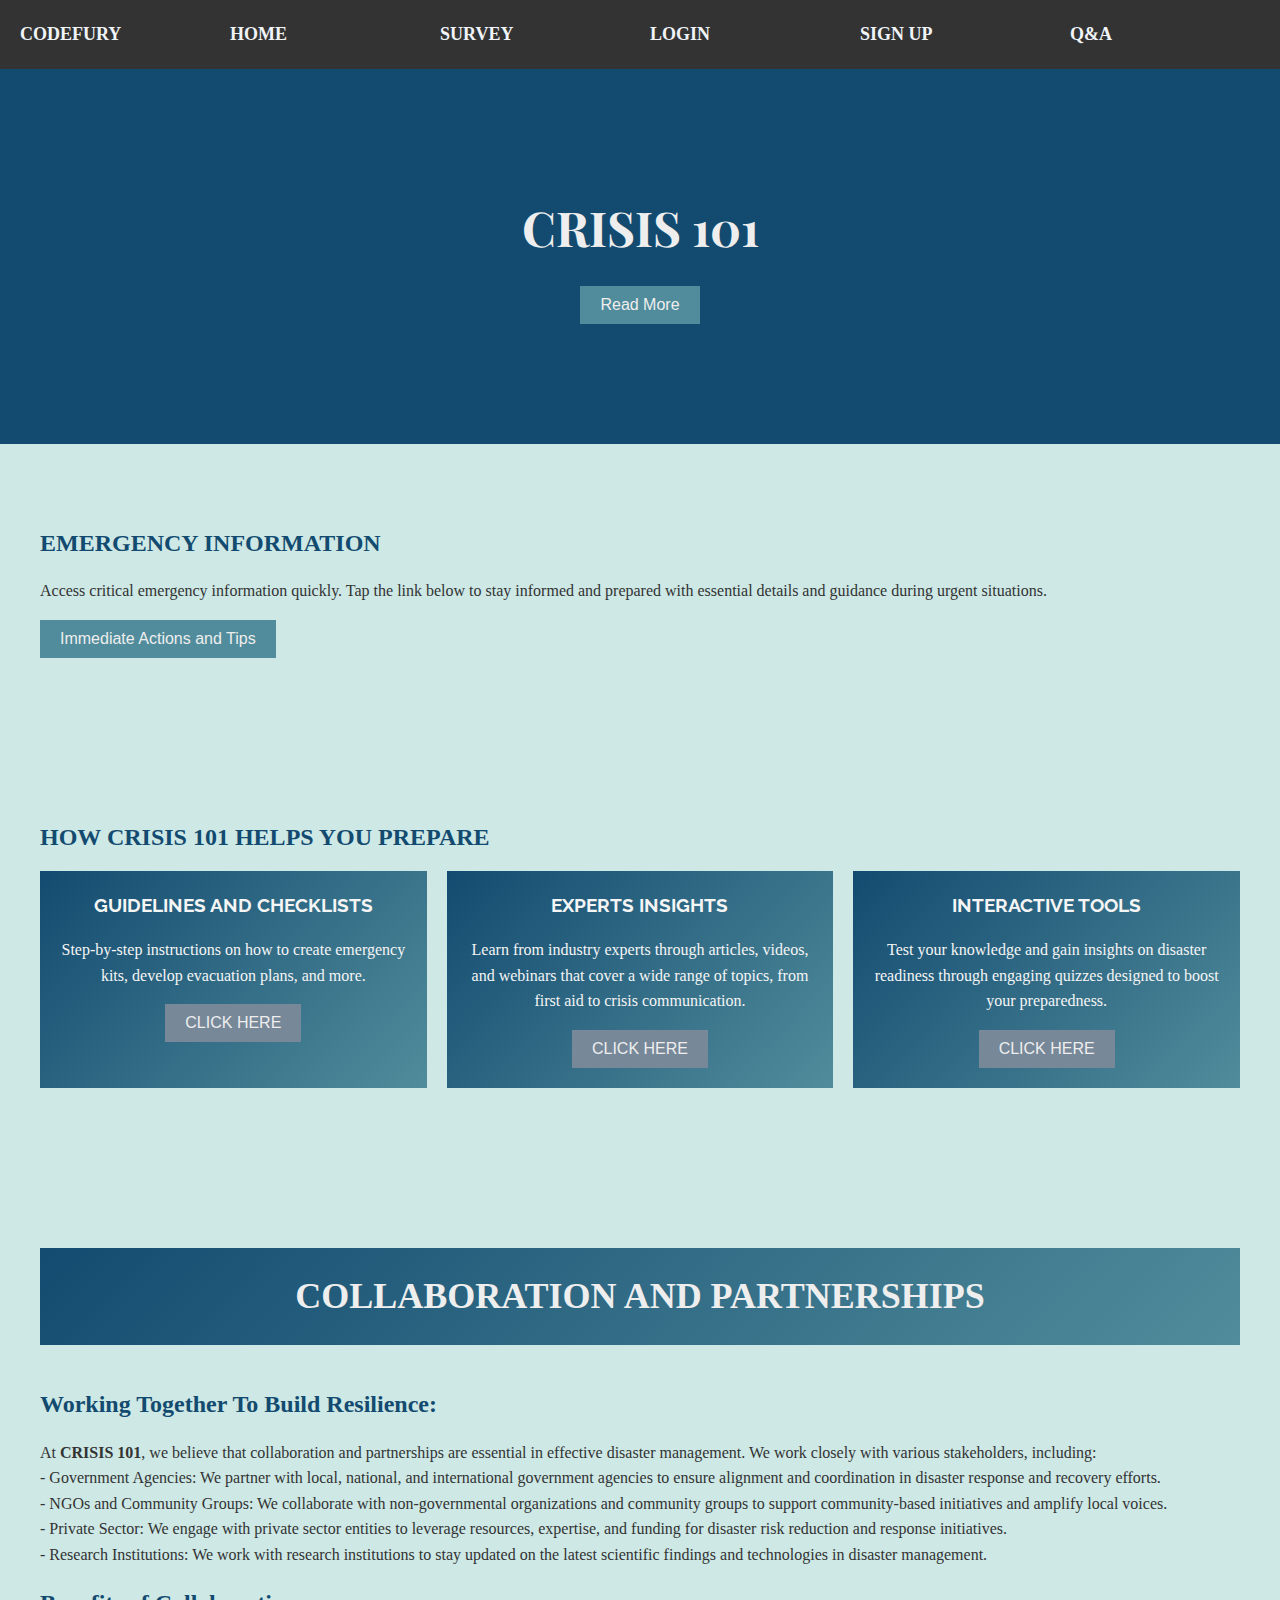
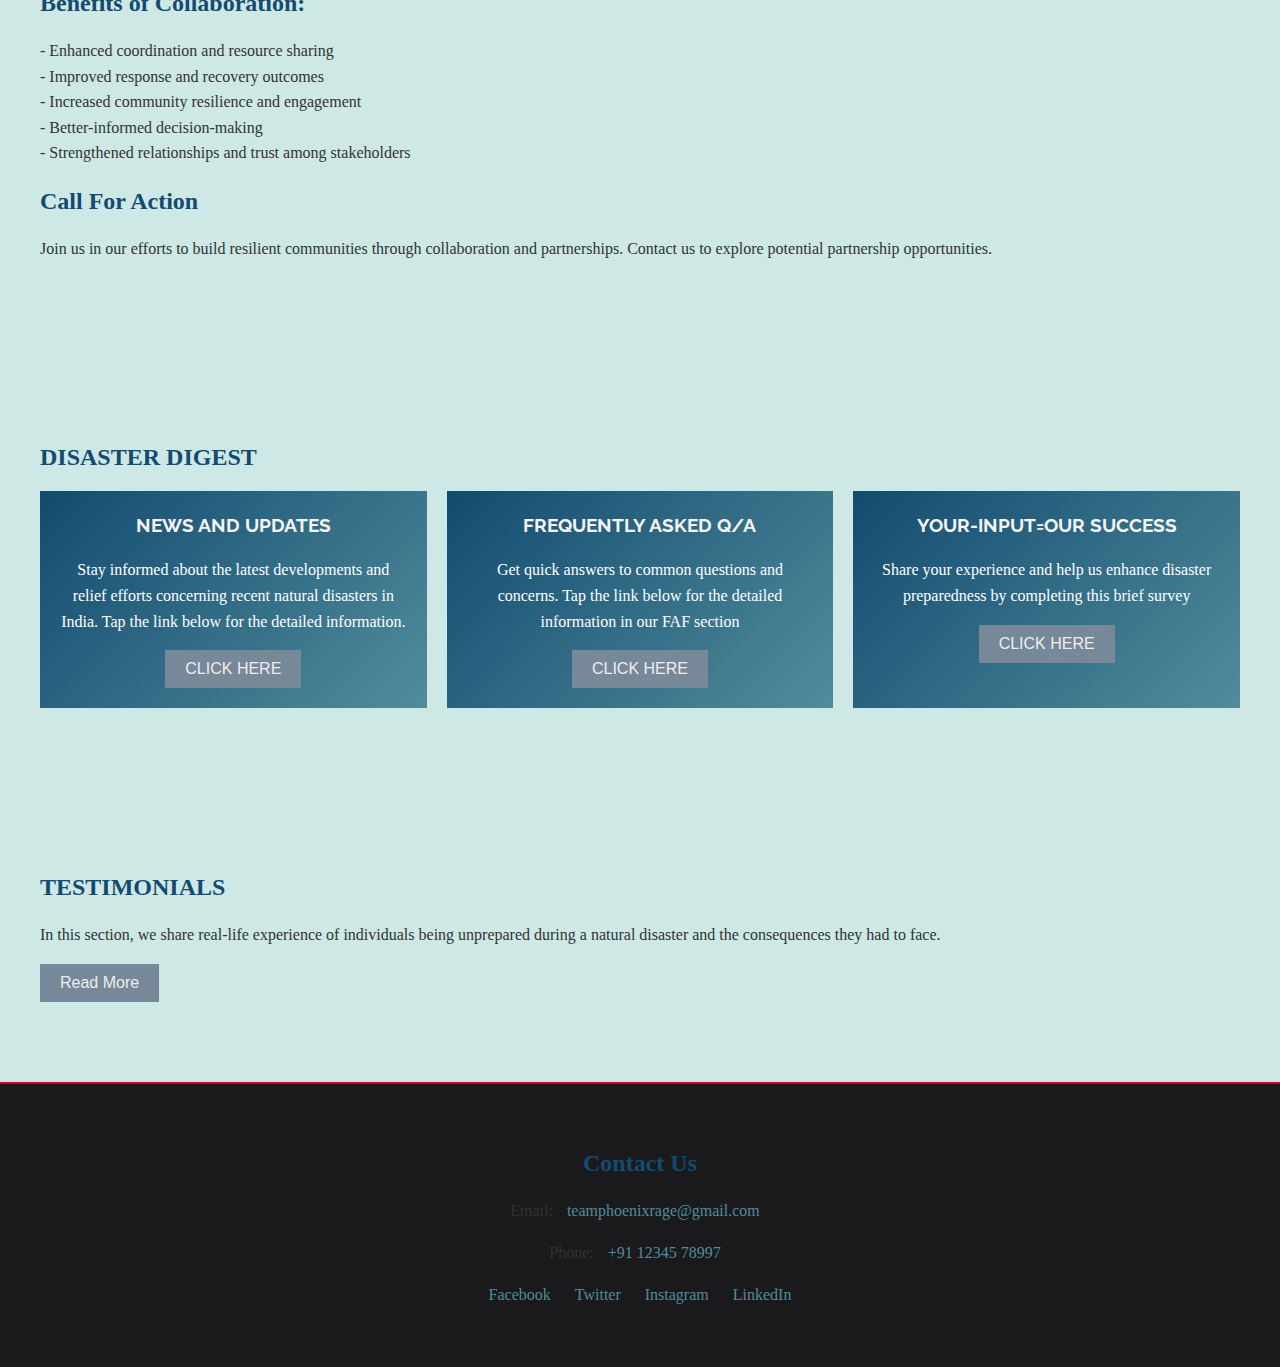
<file: index.html>
<!DOCTYPE html>
<html lang="en">
<head>
    <meta charset="UTF-8">
    <meta name="viewport" content="width=device-width, initial-scale=1.0">
    <title>Codefury7-teamphoenixrage</title>
    <link rel="stylesheet" href="sytleo.css">
    <link rel="preconnect" href="https://fonts.googleapis.com">
<link rel="preconnect" href="https://fonts.gstatic.com" crossorigin>
<link href="https://fonts.googleapis.com/css2?family=Bodoni+Moda+SC:ital,opsz,wght@0,6..96,400..900;1,6..96,400..900&family=Montserrat:ital,wght@0,100..900;1,100..900&family=Open+Sans:ital,wght@0,300..800;1,300..800&family=Playfair+Display:ital,wght@0,400..900;1,400..900&family=Raleway:ital,wght@0,100..900;1,100..900&display=swap" rel="stylesheet">
</head>
<body>
    <header>
        <nav>
            <ul>
                <li><a id="head">CODEFURY</a></li>
                <li class="nav-right"><a href="index.html">HOME</a></li>
                <li><a href="about.html">SURVEY</a></li>
                <li><a href="login.html">LOGIN</a></li>
                <li><a href="sign.html">SIGN UP</a></li>
                <li><a href="qa.html">Q&A</a></li>
            </ul>
        </nav>
    </header>

    <section id="intro">
        <div class="container">
            <h1>CRISIS 101</h1>
            <a href="readmore.html"><button onclick="toggleReadMore()">Read More</button></a>
        </div>
    </section>

    <section id="who-we-are">
        <div class="container">
            <h2>EMERGENCY INFORMATION</h2>
            <p>Access critical emergency information quickly. Tap the link below to stay informed and prepared with essential details and guidance during urgent situations.</p>
           <a href="emergency.html"><button onclick="toggleReadMore()">Immediate Actions and Tips</button></a>
        </div>
    </section>

    <section id="what-we-do">
        <div class="container">
            <h2>HOW CRISIS 101 HELPS YOU PREPARE</h2>
            <div class="services">
                <div class="service">
                    <h3>GUIDELINES AND CHECKLISTS</h3>
                    <p>Step-by-step instructions on how to create emergency kits, develop evacuation plans, and more.
                    </p>
                    <a href="guide.html"><button onclick="toggleReadMore()">CLICK HERE</button></a>
                </div>
                <div class="service">
                    <h3>EXPERTS INSIGHTS</h3>
                    <p>Learn from industry experts through articles, videos, and webinars that cover a wide range of topics, from first aid to crisis communication.
                    </p>
                   <a href="expert.html"><button onclick="toggleReadMore()">CLICK HERE</button></a>
                </div>
                <div class="service">
                    <h3>INTERACTIVE TOOLS</h3>
                    <p>Test your knowledge and gain insights on disaster readiness through engaging quizzes designed to boost your preparedness. </p>
                    <a href="./qa.html"><button onclick="toggleReadMore()">CLICK HERE</button></a>
                    
                </div>
            </div>
        </div>
    </section>

    <section id="how-we-work">
        <div class="container">
            <h2 id="grad">COLLABORATION AND PARTNERSHIPS</h2>
            <div class="process">
                <div class="step">
                    <h2>Working Together To Build Resilience:</h2>
                    <p>At <b>CRISIS 101</b>, we believe that collaboration and partnerships are essential in effective disaster management. We work closely with various stakeholders, including:<br/>

                        - Government Agencies: We partner with local, national, and international government agencies to ensure alignment and coordination in disaster response and recovery efforts.<br/>
                        - NGOs and Community Groups: We collaborate with non-governmental organizations and community groups to support community-based initiatives and amplify local voices.<br/>
                        - Private Sector: We engage with private sector entities to leverage resources, expertise, and funding for disaster risk reduction and response initiatives.<br/>
                        - Research Institutions: We work with research institutions to stay updated on the latest scientific findings and technologies in disaster management.<br/>
                        </p>
                </div>
                <div class="step">
                    <h2>Benefits of Collaboration:</h2>
                    <p>- Enhanced coordination and resource sharing<br/>
                        - Improved response and recovery outcomes<br/>
                        - Increased community resilience and engagement<br/>
                        - Better-informed decision-making<br/>
                        - Strengthened relationships and trust among stakeholders<br/>
                        
                        </p>
                </div>
                <div class="step">
                    <h2>Call For Action</h2>
                    <p>Join us in our efforts to build resilient communities through collaboration and partnerships. Contact us to explore potential partnership opportunities.

                    </p>
                </div>
            </div>
        </div>
    </section>

    <section id="our-team">
        <div class="container">
            <h2>DISASTER DIGEST</h2>
            <div class="team-members">
                <div class="member">
                    
                    <h3>NEWS AND UPDATES</h3>
                    <p>Stay informed about the latest developments and relief efforts concerning recent natural disasters in India. Tap the link below for the detailed information.</p>
                    <a href="news.html"><button onclick="toggleReadMore()">CLICK HERE</button></a>
                </div>
                <div class="member">
                    
                    <h3>FREQUENTLY ASKED Q/A
                    </h3>
                    <p>Get quick answers to common questions and concerns. Tap the link below for the detailed information in our FAF section</p>
                   <a href="faq.html"> <button onclick="toggleReadMore()">CLICK HERE</button></a>
                
                </div>
                <div class="member">
                    
                    <h3>YOUR-INPUT=OUR SUCCESS</h3>
                    <p>Share your experience and help us enhance disaster preparedness by completing this brief survey</p>
                    <a href="about.html"><button onclick="toggleReadMore()">CLICK HERE</button></a>
                </div>
            </div>
        </div>
    </section>

    <section id="testimonials">
        <div class="container">
            <h2>TESTIMONIALS</h2>
            <div class="testimonial">
                
                <p>In this section, we share real-life experience of individuals being unprepared during a natural disaster and the consequences they had to face.</p>
                <a href="test.html"><button onclick="toggleReadMore()">Read More</button></a>
            </div>
        </div>
    </section>

    <footer>
        <div class="container">
            <h2>Contact Us</h2>
            <p>Email: <a href="mailto:xyz@gmail.com">teamphoenixrage@gmail.com</a></p>
            <p>Phone: <a href="tel:+123456789">+91 12345 78997</a></p>
            
            <div class="social-media">
                <a href="#">Facebook</a>
                <a href="#">Twitter</a>
                <a href="https://www.instagram.com/teamphoenixrage.codefury?igsh=MWVjNGNreWkzMmN2Yg==">Instagram</a>
                <a href="#">LinkedIn</a>
            </div>
        </div>
    </footer>

    <script src="script.js"></script>
    
</body>
</html>
</file>
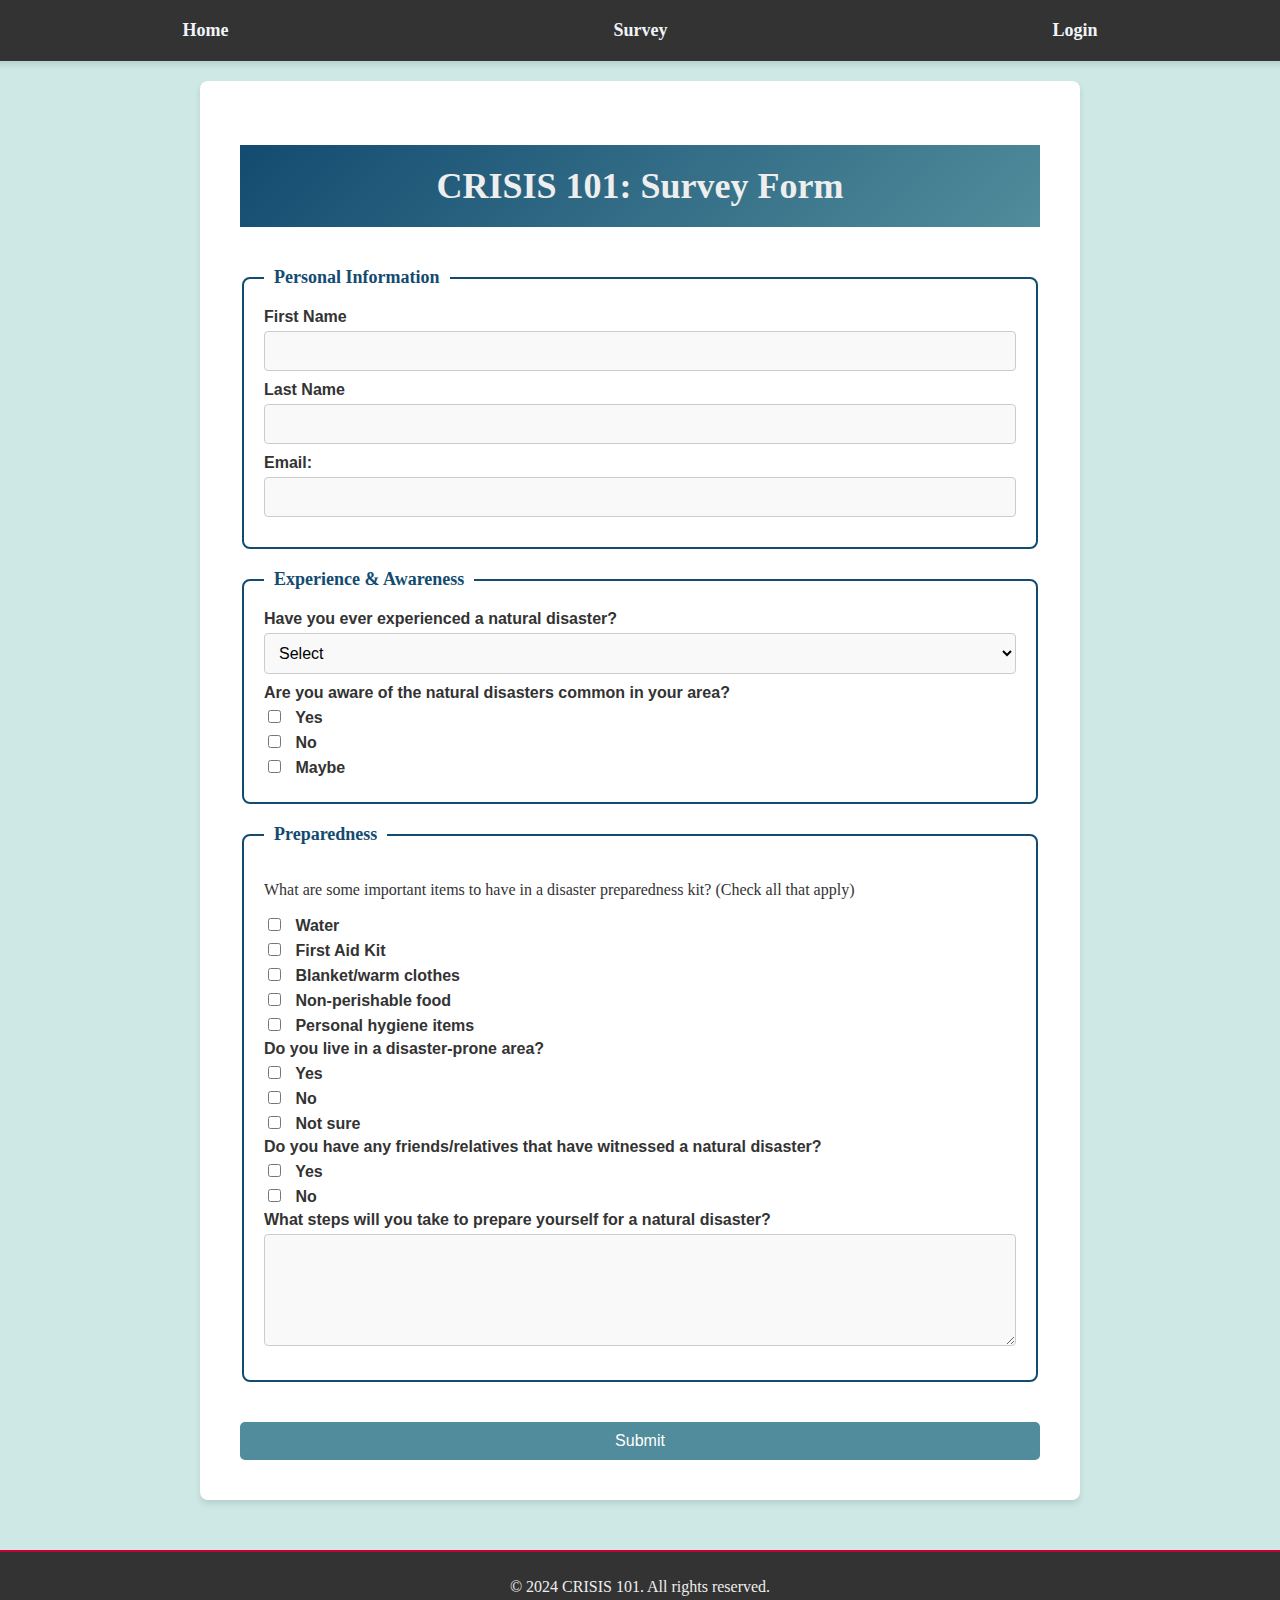
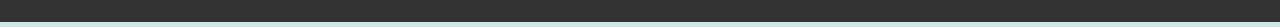
<file: about.html>
<!DOCTYPE html>
<html lang="en">

<head>
    <meta charset="UTF-8">
    <meta name="viewport" content="width=device-width, initial-scale=1.0">
    <title>CRISIS 101: Survey Form</title>
    <link rel="stylesheet" href="./stylea.css">
</head>

<body>
    <header>
        <nav>
            <ul class="menu">
                <li><a href="index.html">Home</a></li>
                
                <li><a href="about.html">Survey</a></li>
                <li><a href="login.html">Login</a></li>
            </ul>
        </nav>
    </header>

    <section class="content">
        <h1 class="quiz-title">CRISIS 101: Survey Form</h1>
        <form>
            <fieldset>
                <legend>Personal Information</legend>
                <label>First Name</label>
                <input type="text" name="FirstName">
                <label>Last Name</label>
                <input type="text" name="LastName">
                <label for="email">Email:</label>
                <input type="email" id="email" name="email">
            </fieldset>

            <fieldset>
                <legend>Experience & Awareness</legend>
                <label>Have you ever experienced a natural disaster?</label>
                <select id="dropdown" name="experience">
                    <option value="">Select</option>
                    <option value="yes">Yes</option>
                    <option value="no">No</option>
                </select>

                <label>Are you aware of the natural disasters common in your area?</label>
                <label class="checkbox"><input type="checkbox" name="awareness" value="Yes"> Yes</label>
                <label class="checkbox"><input type="checkbox" name="awareness" value="No"> No</label>
                <label class="checkbox"><input type="checkbox" name="awareness" value="Maybe"> Maybe</label>
            </fieldset>

            <fieldset>
                <legend>Preparedness</legend>
                <p>What are some important items to have in a disaster preparedness kit? (Check all that apply)</p>
                <label class="checkbox"><input type="checkbox" name="kit" value="Water"> Water</label>
                <label class="checkbox"><input type="checkbox" name="kit" value="First Aid Kit"> First Aid Kit</label>
                <label class="checkbox"><input type="checkbox" name="kit" value="Blanket/ warm clothes"> Blanket/warm clothes</label>
                <label class="checkbox"><input type="checkbox" name="kit" value="Non-perishable food"> Non-perishable food</label>
                <label class="checkbox"><input type="checkbox" name="kit" value="Personal hygiene items"> Personal hygiene items</label>

                <label>Do you live in a disaster-prone area?</label>
                <label class="checkbox"><input type="checkbox" name="prone_area" value="Yes"> Yes</label>
                <label class="checkbox"><input type="checkbox" name="prone_area" value="No"> No</label>
                <label class="checkbox"><input type="checkbox" name="prone_area" value="Not sure"> Not sure</label>

                <label>Do you have any friends/relatives that have witnessed a natural disaster?</label>
                <label class="checkbox"><input type="checkbox" name="witness" value="Yes"> Yes</label>
                <label class="checkbox"><input type="checkbox" name="witness" value="No"> No</label>

                <label>What steps will you take to prepare yourself for a natural disaster?</label>
                <textarea name="preparation" rows="5" cols="30"></textarea>
            </fieldset>

            <input type="submit" id="submit" value="Submit">
        </form>
    </section>

    <footer>
        <p>&copy; 2024 CRISIS 101. All rights reserved.</p>
    </footer>
</body>

</html>
</file>
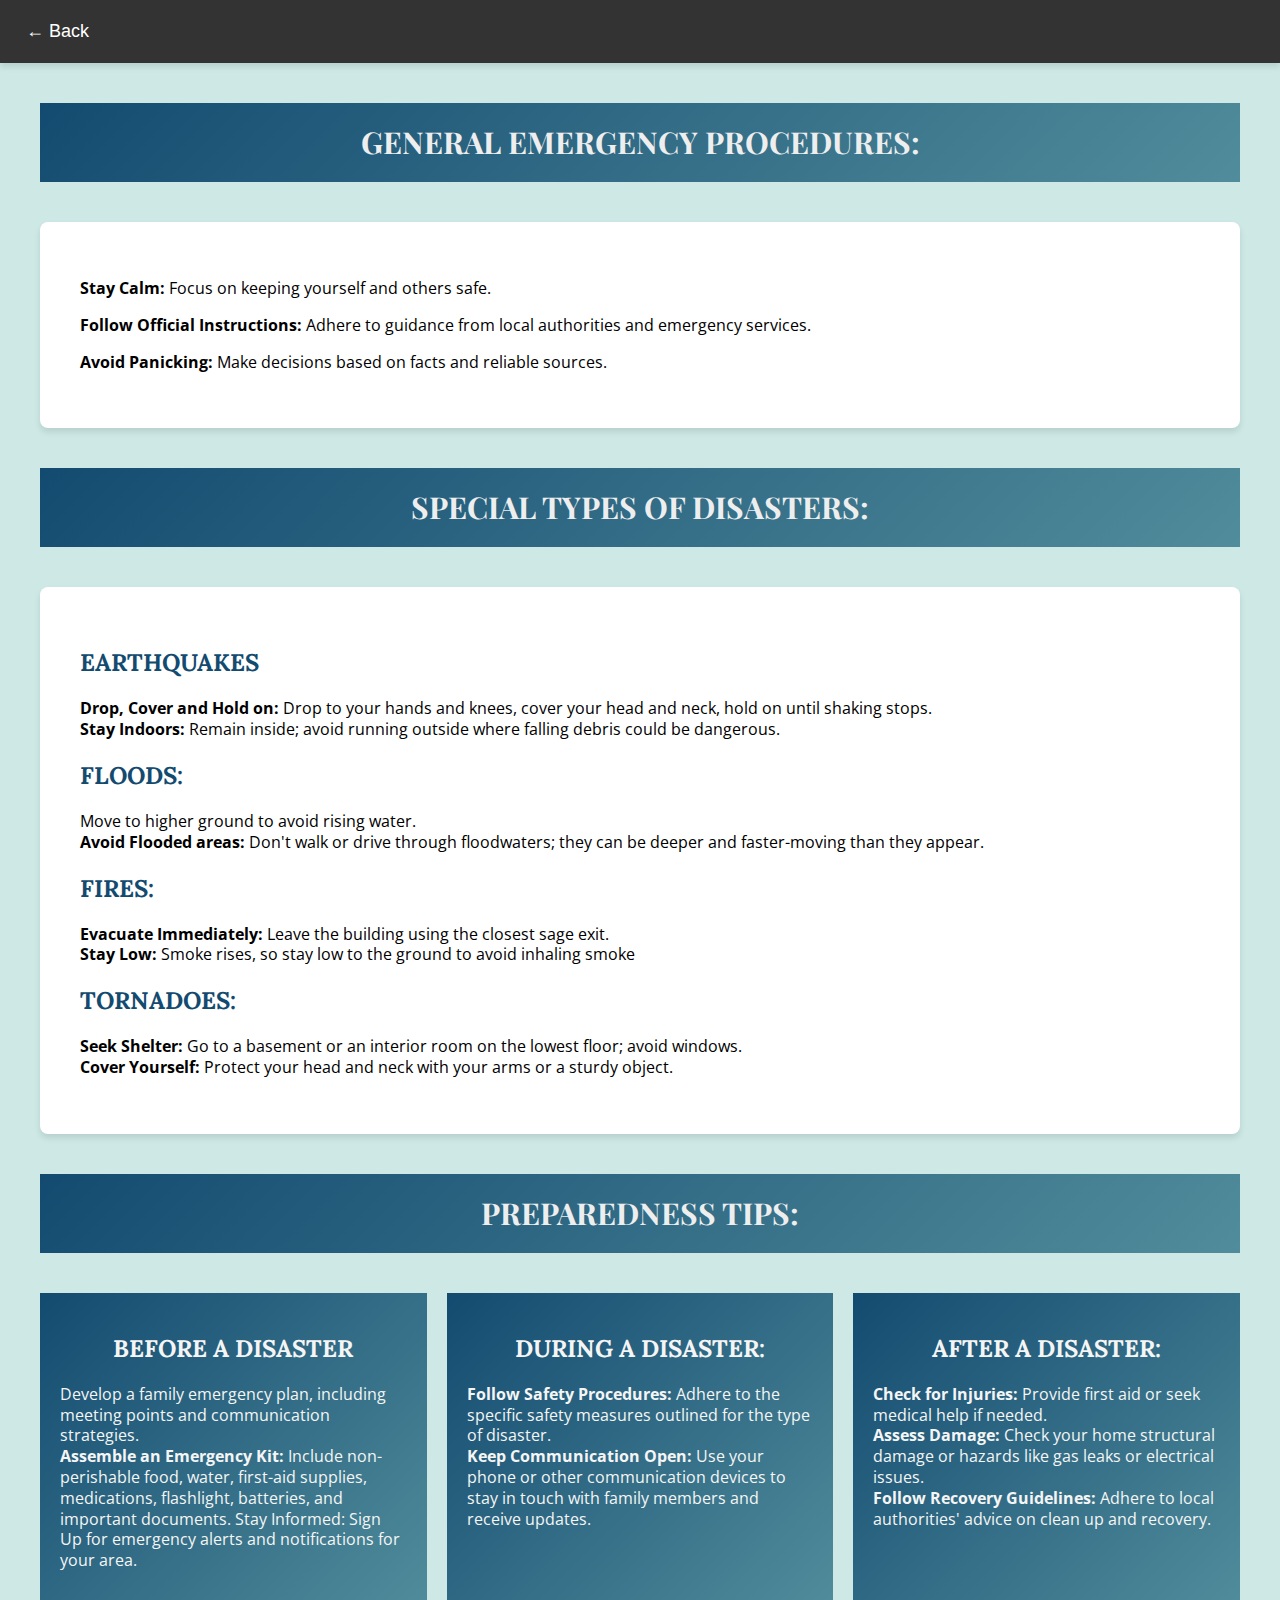
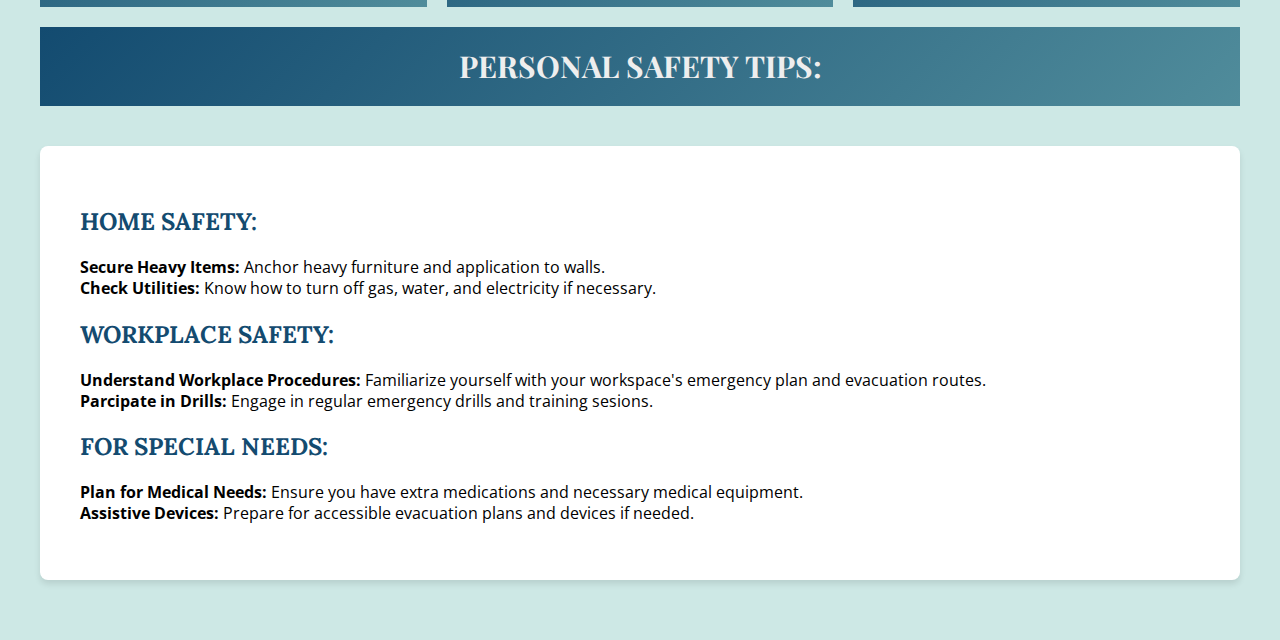
<file: emergency.html>
<!DOCTYPE html>
<html lang="en">
  <head>
    <meta charset="UTF-8" />
    <meta name="viewport" content="width=device-width, initial-scale=1.0" />
    <title>Emergency Information</title>
    <link rel="preconnect" href="https://fonts.googleapis.com">
    <link rel="preconnect" href="https://fonts.gstatic.com" crossorigin>
    <link href="https://fonts.googleapis.com/css2?family=Lora:ital,wght@0,400..700;1,400..700&family=Montserrat:ital,wght@0,100..900;1,100..900&family=Open+Sans:ital,wght@0,300..800;1,300..800&family=Playfair+Display:ital,wght@0,400..900;1,400..900&family=Raleway:ital,wght@0,100..900;1,100..900&display=swap" rel="stylesheet">
       
  </head>
  
    <style>
             header {
    background-color: #333333; /* Dark gray for header */
    padding: 20px;
    box-shadow: 0 4px 6px rgba(0, 0, 0, 0.1);
}

body{
    margin: 0;
    padding: 0;
    line-height: 1.3;
    background-color: #CDE8E5;

}
.back-button {
    background: transparent;
    border: none;
    font-size: 18px;
    color:white;
    cursor: pointer;
    transition: color 0.3s ease;
}
.back-button:hover {
    
    color:red;
}   
h1{
    font-family:"Playfair Display", serif;
}
h2{
        color:#134B70;
        font-family:"Lora", serif;
    }
    h3{
        color: #134B70;
        font-family:"Raleway", sans-serif;
        
    }
    p{
        color: black ;
        font-family: "Open Sans", sans-serif;
    }
    #grad{
    color:white;
    background:linear-gradient(135deg,#134B70,#508C9B);
    color: #EEEEEE;
    text-align:center;
    padding: 20px 0;
    font-size: 30px;
    margin-bottom: 40px;
    animation: fadeInDown 1s ease-in-out;
}
.container {
    max-width: 1200px;
    margin: 0 auto;
    padding: 20px;
}
.animated-grid {
    display: grid;
    grid-template-columns: repeat(auto-fit, minmax(250px, 1fr));
    gap: 20px;
    margin-top: 40px;
    animation: fadeIn 1.5s ease-in;
}
.grid-item {
    background-color: #134B70; /* Dark blue */
    padding: 20px;
    text-align: center;
    transition: transform 0.3s ease, box-shadow 0.3s ease, background-color 0.3s ease;
    box-shadow: 0 4px 6px rgba(0, 0, 0, 0.2);
    border-radius: 8px;
    position: relative;
    overflow: hidden;
}
.content {
    padding: 40px;
    background-color: white;
    margin-bottom: 40px;
    border-radius: 8px;
    box-shadow: 0 4px 6px rgba(0, 0, 0, 0.1);
    animation: fadeInUp 1s ease-in-out;
}

.grid-item:hover {
    transform: translateY(-10px);
    box-shadow: 0 8px 16px rgba(0, 0, 0, 0.3);
    background-color: #333333; /* Switch to dark gray on hover */
}


   .services{
    display: grid;
    grid-template-columns: repeat(3, 1fr);
    gap: 20px;

   }
   .service{
    background:linear-gradient(135deg,#134B70,#508C9B); 
    padding: 20px;
    text-align: center;
    transition: transform 0.3s ease, box-shadow 0.3s ease, background-color 0.3s ease;
}
.service:hover{
    transform: translateY(-10px);
    background:linear-gradient(134deg,gray,#333333);
}
.service h2{
    color: whitesmoke;
}
.service p{
    color: whitesmoke;
    text-align:left;
}
@media(max-width:480px){
    .service, .step , .member, .testimonal, #grad{
        flex: 1 1 100%;
    }
}




    </style>
    <body>

<header class="header">
  <button class="back-button"  onclick="goBack()">← Back</button>
    <span></span>
</header>

    <div class="container">
      <h1 id="grad">GENERAL EMERGENCY PROCEDURES:</h1>
      <section class="content">
      
       <p><b>Stay Calm:</b> Focus on keeping yourself and others safe.</p>
      <p><b>Follow Official Instructions:</b> Adhere to guidance from local authorities
        and emergency services.
      </p>
      <p>
        <b>Avoid Panicking: </b>Make decisions based on facts and reliable sources.
      </p>
      </section>

      <h1 id="grad">SPECIAL TYPES OF DISASTERS:</h1>
      <section class="content">
      <h2>EARTHQUAKES</h2>
      <p>
        
       <b>Drop, Cover and Hold on:</b> Drop to your hands and knees, cover your head
        and neck, hold on until shaking stops.<br/>
        <b>Stay Indoors:</b> Remain inside;
        avoid running outside where falling debris could be dangerous.
      </p>
      <h2>FLOODS:</h2>
      <p>
        Move to higher ground to avoid rising water.<br/>
        <b>Avoid Flooded areas:</b> Don't
        walk or drive through floodwaters; they can be deeper and faster-moving
        than they appear.
      </p>
      <h2>FIRES:</h2>
      <p>
        <b>Evacuate Immediately: </b>Leave the building using the closest sage exit.<br/>
       <b> Stay Low: </b>Smoke rises, so stay low to the ground to avoid inhaling smoke
      </p>
      <h2>TORNADOES:</h2>
      <p>
        <b>Seek Shelter:</b> Go to a basement or an interior room on the lowest floor;
        avoid windows.<br/>
        <b> Cover Yourself:</b> Protect your head and neck with your arms
        or a sturdy object.
      </p>
      </section>
      <h1 id="grad">PREPAREDNESS TIPS:</h1>
      <div class="services">
        <div class="service">
      <h2>BEFORE A DISASTER</h2>
      
      <p>
        Develop a family emergency plan, including meeting points and
        communication strategies.<br/>
        <b>Assemble an Emergency Kit: </b>Include
        non-perishable food, water, first-aid supplies, medications, flashlight,
        batteries, and important documents. Stay Informed: Sign Up for emergency
        alerts and notifications for your area.
      </p>
      </div>
      <div class="service">
        <h2>DURING A DISASTER:</h2>
      <p>
        <b>Follow Safety Procedures: </b>Adhere to the specific safety measures
        outlined for the type of disaster. <br/>
        <b>Keep Communication Open: </b>Use your
        phone or other communication devices to stay in touch with family
        members and receive updates.
      </p>
      </div>
      <div class="service">
      <h2>AFTER A DISASTER:</h2>
      <p>
       <b> Check for Injuries: </b>Provide first aid or seek medical help if needed.<br/>
       <b> Assess Damage: </b>Check your home structural damage or hazards like gas
        leaks or electrical issues. <br/><b>Follow Recovery Guidelines:</b> Adhere to local
        authorities' advice on clean up and recovery.
      </p>
      </div>
      </div>
      <h1 id="grad">PERSONAL SAFETY TIPS:</h1>
      <section class="content">
      <h2>HOME SAFETY:</h2>
      <p>
    <b>Secure Heavy Items:</b> Anchor heavy furniture and application to walls.<br/>
        <b>Check Utilities: </b>Know how to turn off gas, water, and electricity if
        necessary.
      </p>
      <h2>WORKPLACE SAFETY:</h2>
      <p>
        <b>Understand Workplace Procedures: </b>Familiarize yourself with your
        workspace's emergency plan and evacuation routes.<br/>
        <b>Parcipate in Drills:</b>
        Engage in regular emergency drills and training sesions.
      </p>
      <h2>FOR SPECIAL NEEDS:</h2>
      <p>
       <b> Plan for Medical Needs: </b>Ensure you have extra medications and necessary
        medical equipment.<br/><b> Assistive Devices:</b> Prepare for accessible evacuation
        plans and devices if needed.
      </p>
      </section>
      
    
      
    </div>
    <script>
      function goBack() {
          window.history.back();
      }
  </script>
  </body>
</html>
</file>
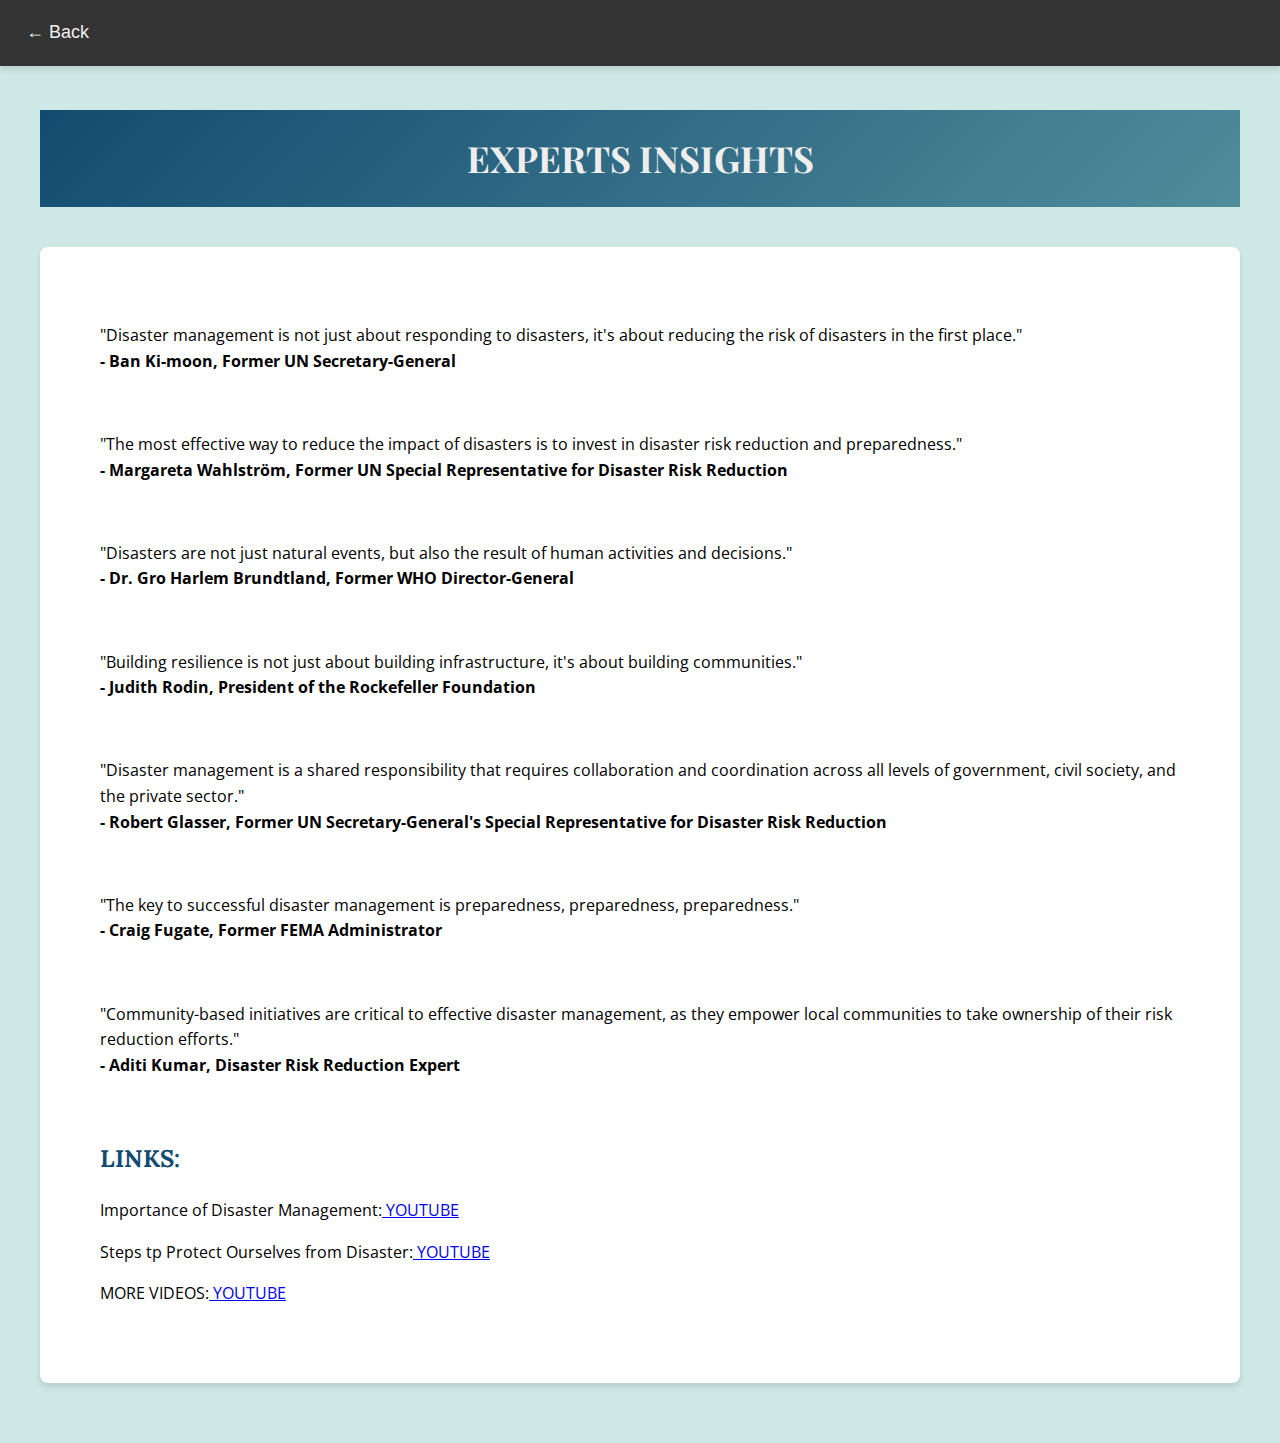
<file: expert.html>
<!DOCTYPE html>
<html lang="en">
<head>
    <meta charset="UTF-8">
    <meta name="viewport" content="width=device-width, initial-scale=1.0">
    <title>Codefury7-teamphoenixrage</title>
    <link rel="preconnect" href="https://fonts.googleapis.com">
    <link rel="preconnect" href="https://fonts.gstatic.com" crossorigin>
    <link href="https://fonts.googleapis.com/css2?family=Lora:ital,wght@0,400..700;1,400..700&family=Montserrat:ital,wght@0,100..900;1,100..900&family=Open+Sans:ital,wght@0,300..800;1,300..800&family=Playfair+Display:ital,wght@0,400..900;1,400..900&family=Raleway:ital,wght@0,100..900;1,100..900&display=swap" rel="stylesheet">
       
       <style>
         body {
    
    color: #EEEEEE;
    background-color:#CDE8E5;
    margin: 0;
    padding: 0;
    line-height: 1.6;
}
header {
    background-color: #333333; /* Dark gray for header */
    padding: 20px;
    box-shadow: 0 4px 6px rgba(0, 0, 0, 0.1);
}
.back-button {
    background: transparent;
    border: none;
    font-size: 18px;
    color: var(--secondary-color);
    cursor: pointer;
    transition: color 0.3s ease;
}
.back-button:hover {
    color:red;
}
h1{
    font-family:"Playfair Display", serif;
    color: #134B70;
}
h2{
        color:#134B70;
        font-family:"Lora", serif;
    }
    h3{
        color: #134B70;
        font-family:"Raleway", sans-serif;
        
    }

    p{
        color: black ;
        font-family: "Open Sans", sans-serif;
    }
    .container {
    max-width: 1200px;
    margin: 0 auto;
    padding: 20px;
}
#grad{
    color:white;
    background:linear-gradient(135deg,#134B70,#508C9B);
    color: #EEEEEE;
    text-align: center;
    padding: 20px 0;
    font-size: 36px;
    margin-bottom: 40px;
    animation: fadeInDown 1s ease-in-out;
}
.content {
    padding: 40px;
    background-color: white;
    margin-bottom: 40px;
    border-radius: 8px;
    box-shadow: 0 4px 6px rgba(0, 0, 0, 0.1);
    animation: fadeInUp 1s ease-in-out;
}
@media(max-width:480px){
    .service, .container ,  #grad, .back-button, .content{
        flex: 1 1 100%;
    }
}
</style>
</head>
<body>
 <header class="header">
    <button class="back-button"  onclick="goBack()">← Back</button>
     <span></span>
 </header>

 <section>
    <div class="container">
        <h1 id="grad">EXPERTS INSIGHTS</h1>
        <section class="content">
            <div class="container">
                <p>"Disaster management is not just about responding to disasters, it's about reducing the risk of disasters in the first place." <br/> <b>- Ban Ki-moon, Former UN Secretary-General</b></p>
                    <br/>
                    <p>"The most effective way to reduce the impact of disasters is to invest in disaster risk reduction and preparedness." <br/><b>- Margareta Wahlström, Former UN Special Representative for Disaster Risk Reduction</b></p>
                        <br/><p> "Disasters are not just natural events, but also the result of human activities and decisions." <br/><b>- Dr. Gro Harlem Brundtland, Former WHO Director-General</b></p>
                            <br/><p>"Building resilience is not just about building infrastructure, it's about building communities." <br/><b>- Judith Rodin, President of the Rockefeller Foundation</b></p>
                            
<br/><p> "Disaster management is a shared responsibility that requires collaboration and coordination across all levels of government, civil society, and the private sector."<br/><b>- Robert Glasser, Former UN Secretary-General's Special Representative for Disaster Risk Reduction</b>

</p>
<br/><p>"The key to successful disaster management is preparedness, preparedness, preparedness." <br/><b>- Craig Fugate, Former FEMA Administrator</b>
</p>
<br/><p>"Community-based initiatives are critical to effective disaster management, as they empower local communities to take ownership of their risk reduction efforts." <br/><b>- Aditi Kumar, Disaster Risk Reduction Expert</b></p>
<br/>


<h2>LINKS:</h2>
<p>Importance of Disaster Management:<a href="https://youtu.be/zmanP8WDNwQ?si=U4T0hcY8sks7uUGD">   YOUTUBE</a></p>
<P>Steps tp Protect Ourselves from Disaster:<a href="https://youtu.be/BLEPakj1YTY?si=Xx1hRgLiCIwD_Zbd"> YOUTUBE</a></P>
<p>MORE VIDEOS:<a href="https://youtu.be/h7fbfZxoWlY?si=Js4uXA1hmAe43ZLO">  YOUTUBE</a></p>

                        

                    

            </div>
        </section>

        </p>
        <script>
            function goBack() {
                window.history.back();
            }
        </script>
        </div></section></body></html>
</file>
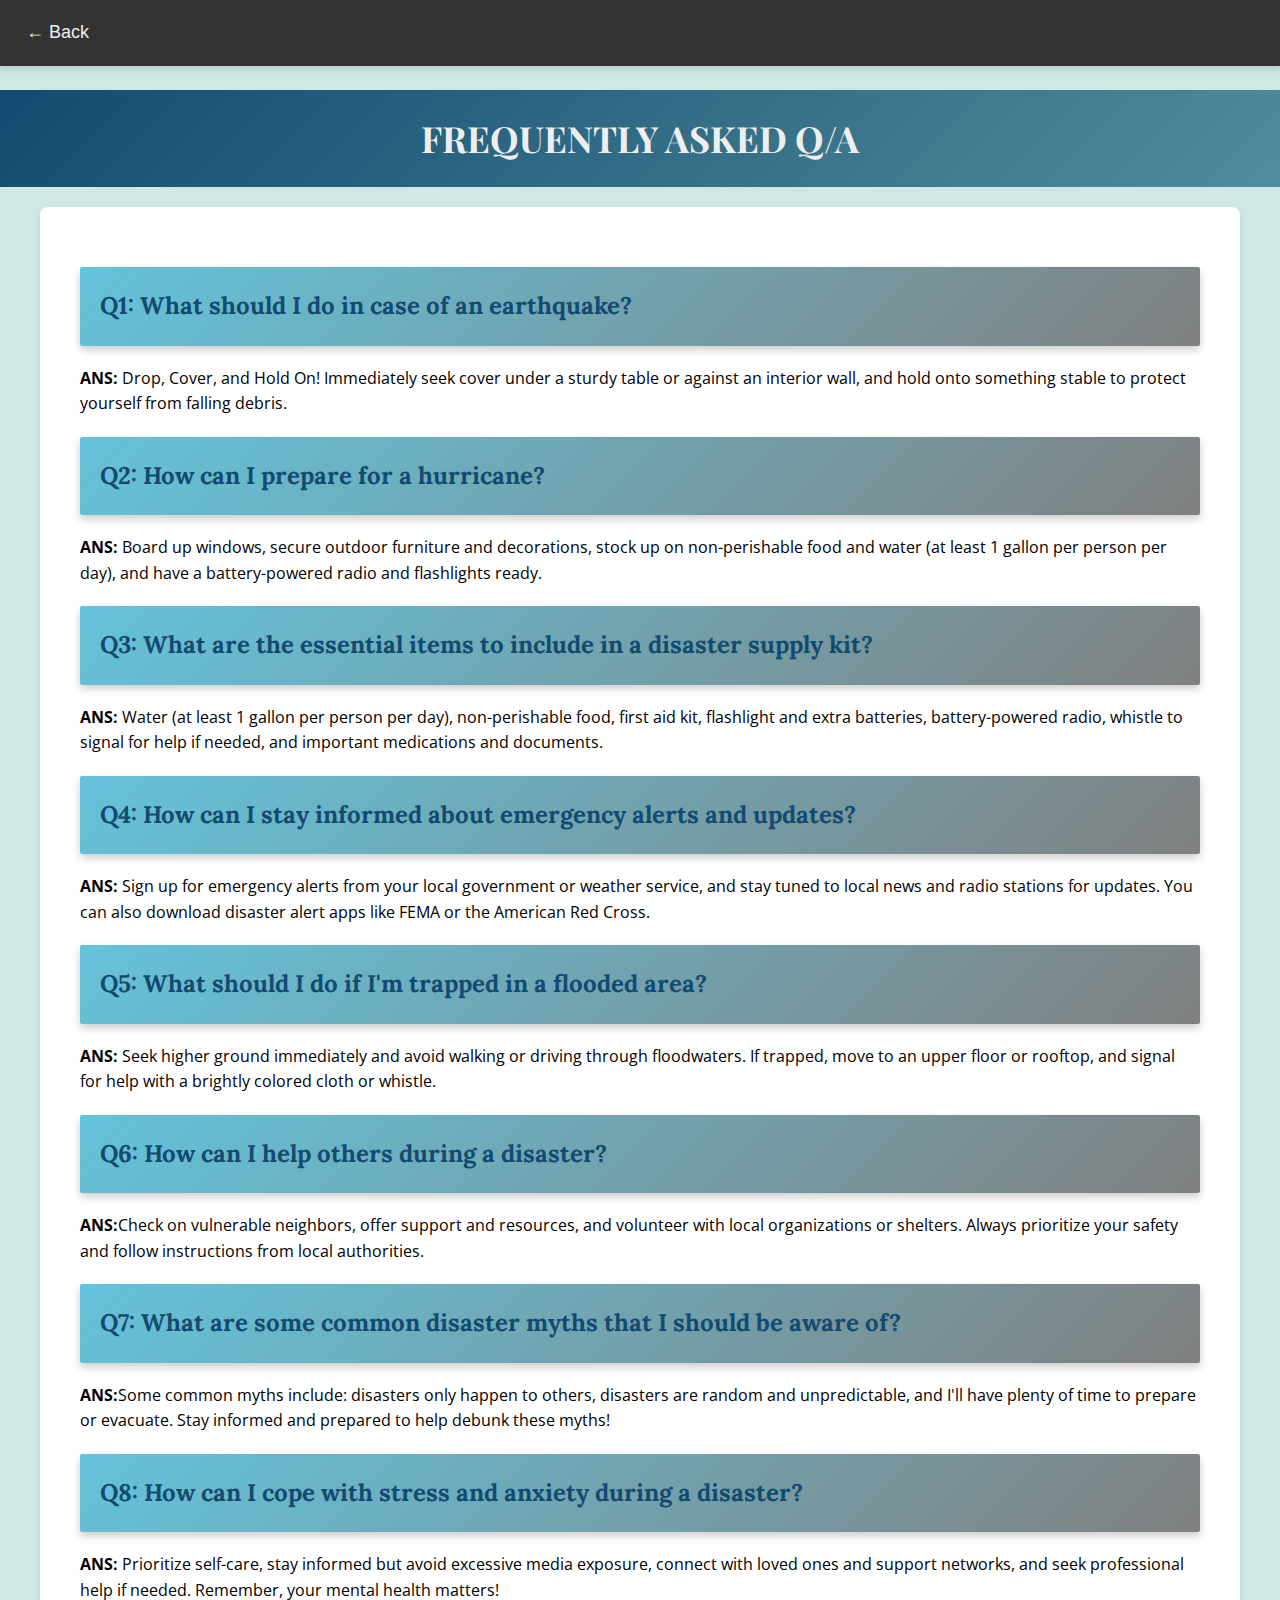
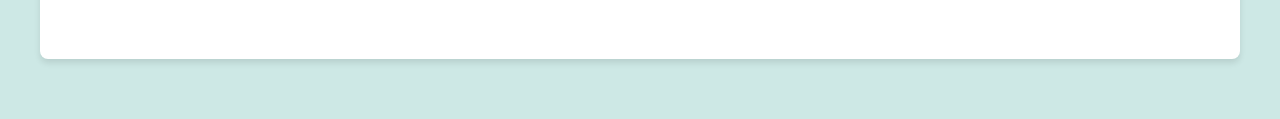
<file: faq.html>
<!DOCTYPE html>
<html lang="en">
<head>
    <meta charset="UTF-8">
    <meta name="viewport" content="width=device-width, initial-scale=1.0">
    <title>Codefury7-teamphoenixrage</title>
    <link rel="preconnect" href="https://fonts.googleapis.com">
    <link rel="preconnect" href="https://fonts.gstatic.com" crossorigin>
    <link href="https://fonts.googleapis.com/css2?family=Lora:ital,wght@0,400..700;1,400..700&family=Montserrat:ital,wght@0,100..900;1,100..900&family=Open+Sans:ital,wght@0,300..800;1,300..800&family=Playfair+Display:ital,wght@0,400..900;1,400..900&family=Raleway:ital,wght@0,100..900;1,100..900&display=swap" rel="stylesheet">
       
       <style>
         body {
    
    color: #EEEEEE;
    background-color:#CDE8E5;
    margin: 0;
    padding: 0;
    line-height: 1.6;
}
header {
    background-color: #333333; /* Dark gray for header */
    padding: 20px;
    box-shadow: 0 4px 6px rgba(0, 0, 0, 0.1);
}
.back-button {
    background: transparent;
    border: none;
    font-size: 18px;
    color: var(--secondary-color);
    cursor: pointer;
    transition: color 0.3s ease;
}
.back-button:hover {
    color:red;
}
h1{
    font-family:"Playfair Display", serif;
    color: #134B70;
}
h2{
        color:#134B70;
        font-family:"Lora", serif;
    }
    h3{
        color: #134B70;
        font-family:"Raleway", sans-serif;
        
    }
    p{
        color: black ;
        font-family: "Open Sans", sans-serif;
    }
    .container {
    max-width: 1200px;
    margin: 0 auto;
    padding: 20px;
}

.quiz-title {
    background:linear-gradient(135deg,#134B70,#508C9B);
    color: #EEEEEE;
    text-align: center;
    padding:20px 0;
    font-size: 36px;
    margin-bottom: 0px;
    animation: fadeInDown 1s ease-in-out;
}
.question {
    background: linear-gradient(135deg, #64c3db,grey); /* Attractive gradient */
    padding: 20px;
    border-radius: 2px;
    margin-bottom: 20px;
    transition: transform 0.3s ease, box-shadow 0.3s ease;
    box-shadow: 0 4px 8px rgba(0, 0, 0, 0.2);
}
.question:hover {
    transform: scale(1.05);
    box-shadow: 0 6px 12px rgba(0, 0, 0, 0.3);
}
.content {
    padding: 40px;
    background-color: white;
    margin-bottom: 40px;
    border-radius: 8px;
    box-shadow: 0 4px 6px rgba(0, 0, 0, 0.1);
    animation: fadeInUp 1s ease-in-out;
}

@media(max-width:480px){
    .question, .content, .container,.back-button{
        flex: 1 1 100%;
    }
}
</style>
</head>
<body>
 <header class="header">
    <button class="back-button"  onclick="goBack()">← Back</button>
     <span></span>
 </header>
 
    <h1 class="quiz-title">FREQUENTLY ASKED Q/A</h1>
    <section class="container">
        <section class="content">
    <h2 class="question">Q1: What should I do in case of an earthquake?
    </h2>
    <p><b>ANS:</b> Drop, Cover, and Hold On! Immediately seek cover under a sturdy table or against an interior wall, and hold onto something stable to protect yourself from falling debris.
    </p>

    <h2 class="question">Q2: How can I prepare for a hurricane?
    </h2>
    <p><b>ANS:</b> Board up windows, secure outdoor furniture and decorations, stock up on non-perishable food and water (at least 1 gallon per person per day), and have a battery-powered radio and flashlights ready.
    </p>

    <h2 class="question">Q3: What are the essential items to include in a disaster supply kit?
    </h2>
    <p><b>ANS:</b> Water (at least 1 gallon per person per day), non-perishable food, first aid kit, flashlight and extra batteries, battery-powered radio, whistle to signal for help if needed, and important medications and documents.
    </p>
    <h2 class="question">Q4: How can I stay informed about emergency alerts and updates?
    </h2>
    <p><b>ANS:</b> Sign up for emergency alerts from your local government or weather service, and stay tuned to local news and radio stations for updates. You can also download disaster alert apps like FEMA or the American Red Cross.
    </p>
    <h2 class="question">Q5: What should I do if I'm trapped in a flooded area?
    </h2>
    <p><b>ANS:</b> Seek higher ground immediately and avoid walking or driving through floodwaters. If trapped, move to an upper floor or rooftop, and signal for help with a brightly colored cloth or whistle.

    </p>
    <h2 class="question">Q6: How can I help others during a disaster?
    </h2>
    <p><b>ANS:</b>Check on vulnerable neighbors, offer support and resources, and volunteer with local organizations or shelters. Always prioritize your safety and follow instructions from local authorities.
    </p>
    <h2 class="question">Q7: What are some common disaster myths that I should be aware of?
    </h2>
    <p><b>ANS:</b>Some common myths include: disasters only happen to others, disasters are random and unpredictable, and I'll have plenty of time to prepare or evacuate. Stay informed and prepared to help debunk these myths!
    </p>
    <h2 class="question">Q8: How can I cope with stress and anxiety during a disaster?
    </h2>
    <p><b>ANS:</b> Prioritize self-care, stay informed but avoid excessive media exposure, connect with loved ones and support networks, and seek professional help if needed. Remember, your mental health matters!</p>
 </div>
 </section>
 </section>
 <script>
    function goBack() {
        window.history.back();
    }
</script>
</body></html>
</file>
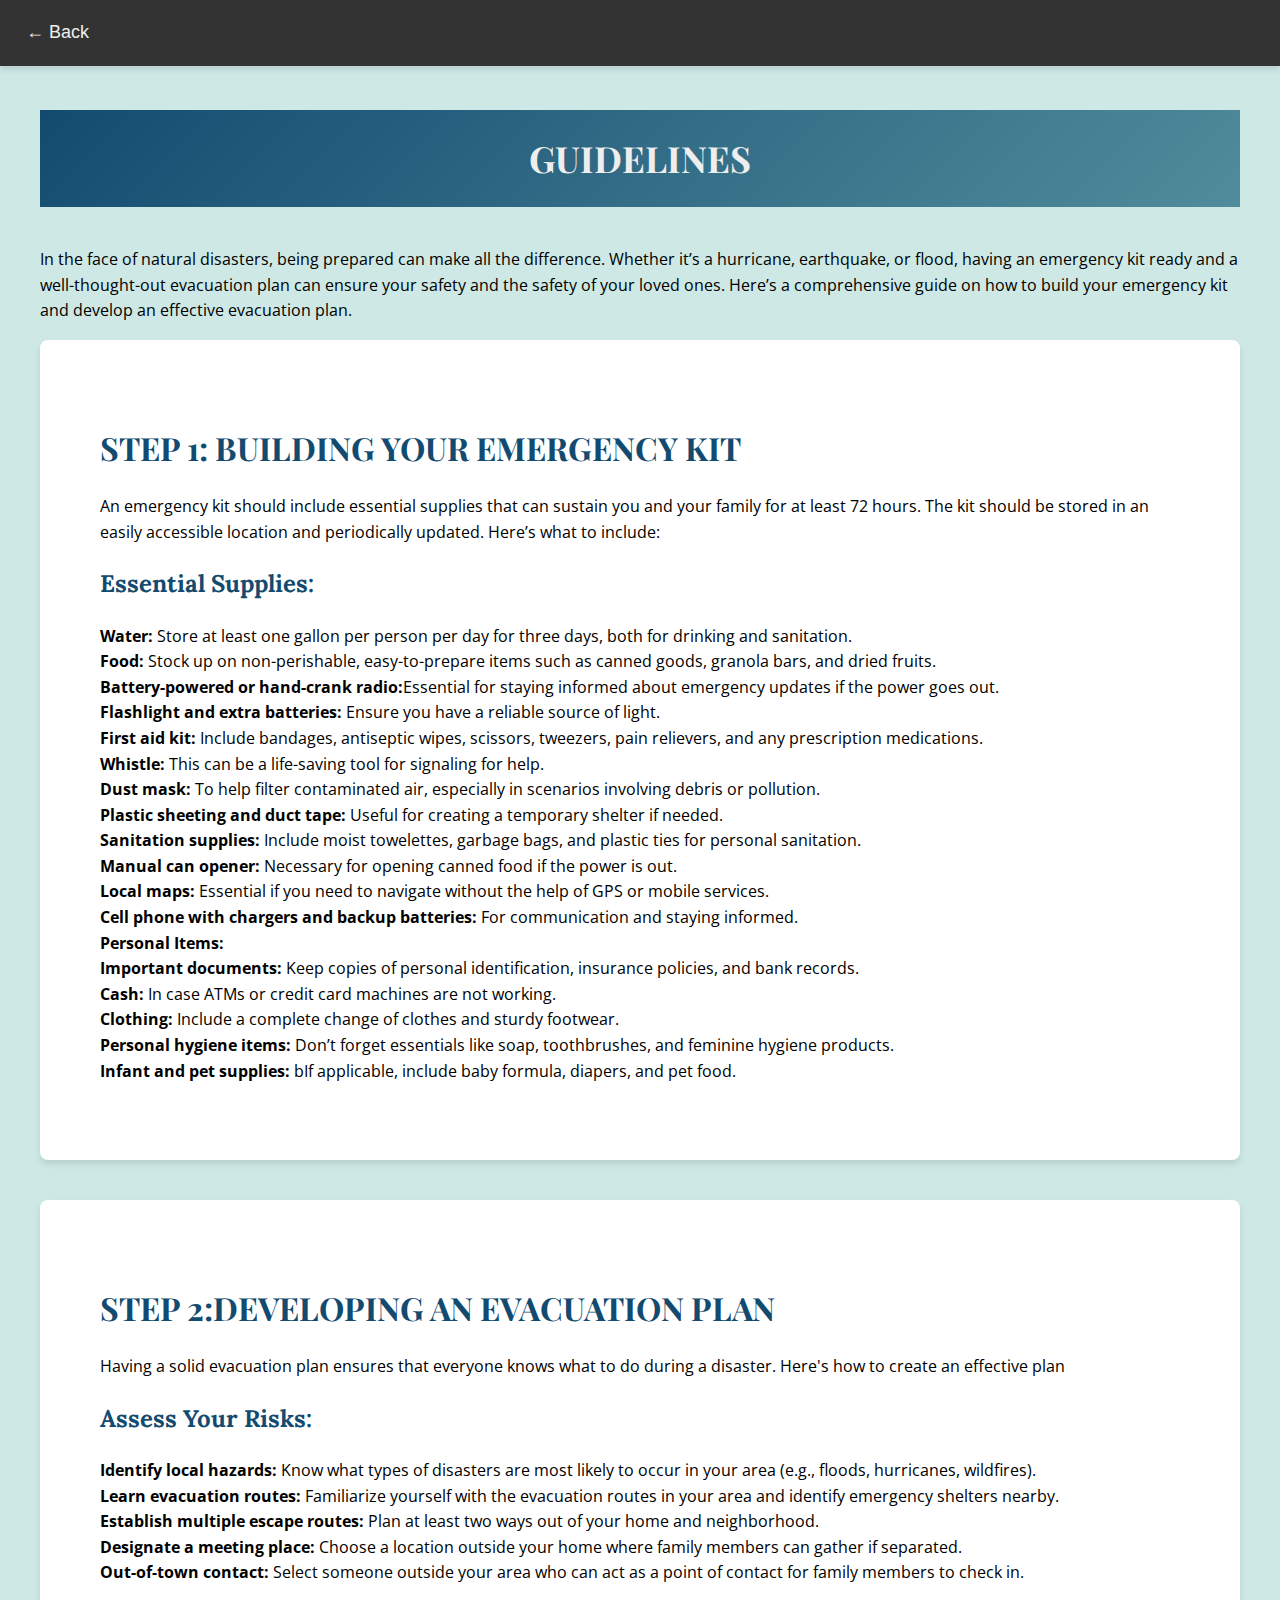
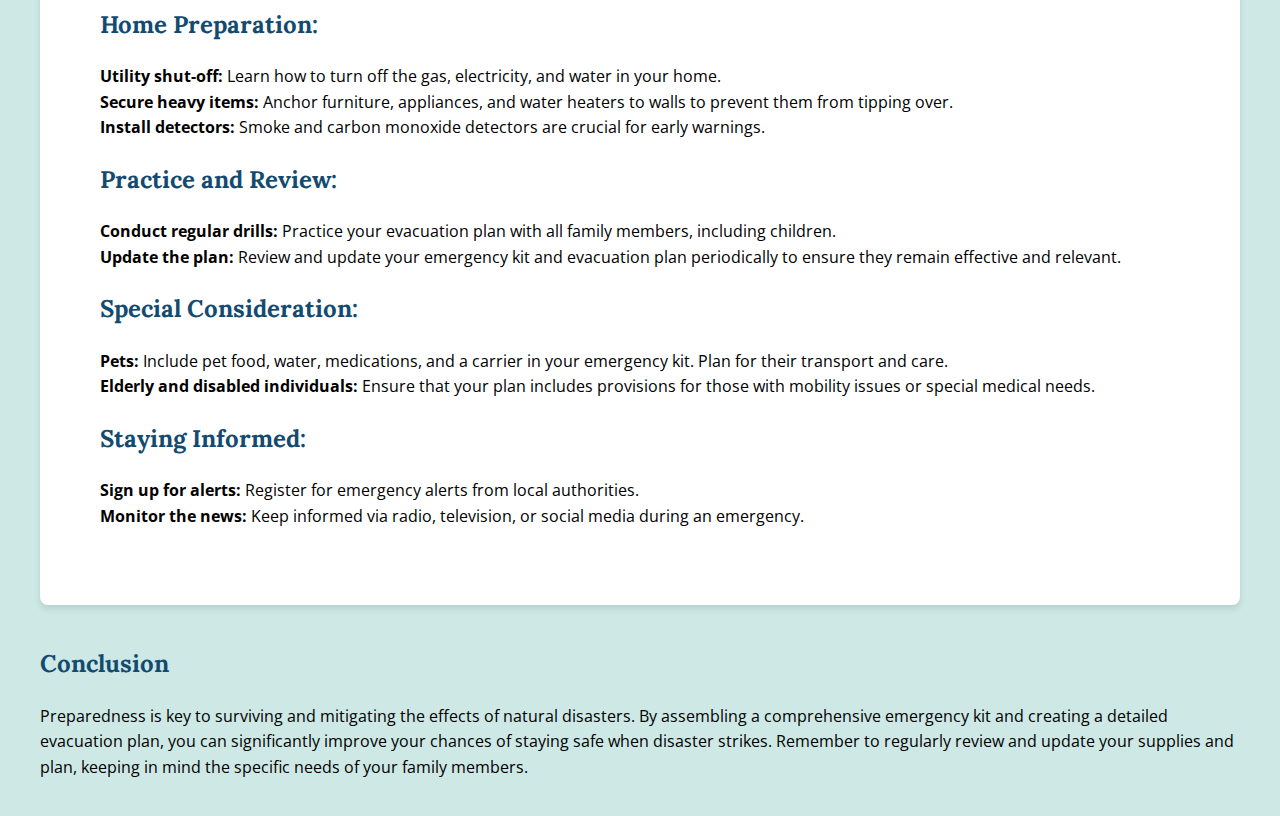
<file: guide.html>
<!DOCTYPE html>
<html lang="en">
<head>
    <meta charset="UTF-8">
    <meta name="viewport" content="width=device-width, initial-scale=1.0">
    <title>Codefury7-teamphoenixrage</title>
    <link rel="preconnect" href="https://fonts.googleapis.com">
    <link rel="preconnect" href="https://fonts.gstatic.com" crossorigin>
    <link href="https://fonts.googleapis.com/css2?family=Lora:ital,wght@0,400..700;1,400..700&family=Montserrat:ital,wght@0,100..900;1,100..900&family=Open+Sans:ital,wght@0,300..800;1,300..800&family=Playfair+Display:ital,wght@0,400..900;1,400..900&family=Raleway:ital,wght@0,100..900;1,100..900&display=swap" rel="stylesheet">
       
       <style>
         body {
    
    color: #EEEEEE;
    background-color:#CDE8E5;
    margin: 0;
    padding: 0;
    line-height: 1.6;
}
header {
    background-color: #333333; /* Dark gray for header */
    padding: 20px;
    box-shadow: 0 4px 6px rgba(0, 0, 0, 0.1);
}
.back-button {
    background: transparent;
    border: none;
    font-size: 18px;
    color: var(--secondary-color);
    cursor: pointer;
    transition: color 0.3s ease;
}
.back-button:hover {
    color:red;
}
h1{
    font-family:"Playfair Display", serif;
    color: #134B70;
}
h2{
        color:#134B70;
        font-family:"Lora", serif;
    }
    h3{
        color: #134B70;
        font-family:"Raleway", sans-serif;
        
    }
    p{
        color: black ;
        font-family: "Open Sans", sans-serif;
    }
    .container {
    max-width: 1200px;
    margin: 0 auto;
    padding: 20px;
}
#grad{
    color:white;
    background:linear-gradient(135deg,#134B70,#508C9B);
    color: #EEEEEE;
    text-align: center;
    padding: 20px 0;
    font-size: 36px;
    margin-bottom: 40px;
    animation: fadeInDown 1s ease-in-out;
}

.content {
    padding: 40px;
    background-color: white;
    margin-bottom: 40px;
    border-radius: 8px;
    box-shadow: 0 4px 6px rgba(0, 0, 0, 0.1);
    animation: fadeInUp 1s ease-in-out;
}
@media(max-width:480px){
    .service, .container ,  #grad, .back-button, .content{
        flex: 1 1 100%;
    }
}

    


       </style>
       </head>
       <body>
        <header class="header">
            <button class="back-button"  onclick="goBack()">← Back</button>
        
            <span></span>
        </header>
        <section>
            <div class="container">
                <h1 id="grad">GUIDELINES</h1>
                <p>In the face of natural disasters, being prepared can make all the difference. Whether it’s a hurricane, earthquake, or flood, having an emergency kit ready and a well-thought-out evacuation plan can ensure your safety and the safety of your loved ones. Here’s a comprehensive guide on how to build your emergency kit and develop an effective evacuation plan.

                </p>
<section class="content">
                <div class="container">
                    <h1>STEP 1: BUILDING YOUR EMERGENCY KIT</h1>
                    <P>An emergency kit should include essential supplies that can sustain you and your family for at least 72 hours. The kit should be stored in an easily accessible location and periodically updated. Here’s what to include:
                    </P>
                    <h2>Essential Supplies:</h2>
                    <p><b>Water:</b> Store at least one gallon per person per day for three days, both for drinking and sanitation.<br/>
                       <b> Food: </b>Stock up on non-perishable, easy-to-prepare items such as canned goods, granola bars, and dried fruits.
                        <br/><b>Battery-powered or hand-crank radio:</b>Essential for staying informed about emergency updates if the power goes out.
                        <br/><b>Flashlight and extra batteries:</b> Ensure you have a reliable source of light.
                        <br/><b>First aid kit: </b>Include bandages, antiseptic wipes, scissors, tweezers, pain relievers, and any prescription medications.
                        <br/><b>Whistle:</b> This can be a life-saving tool for signaling for help.
                        <br/><b>Dust mask: </b>To help filter contaminated air, especially in scenarios involving debris or pollution.
                        <br/><b>Plastic sheeting and duct tape: </b>Useful for creating a temporary shelter if needed.
                       <br/><b>Sanitation supplies:</b> Include moist towelettes, garbage bags, and plastic ties for personal sanitation.
                        <br/><b>Manual can opener: </b>Necessary for opening canned food if the power is out.
                        <br/><b>Local maps: </b>Essential if you need to navigate without the help of GPS or mobile services.
                        <br/><b>Cell phone with chargers and backup batteries:</b> For communication and staying informed.
                        <br/><b>Personal Items:</b>
                        <br/><b>Important documents:</b> Keep copies of personal identification, insurance policies, and bank records.
                        <br/><b>Cash:</b> In case ATMs or credit card machines are not working.
                        <br/><b>Clothing:</b> Include a complete change of clothes and sturdy footwear.
                        <br/><b>Personal hygiene items: </b>Don’t forget essentials like soap, toothbrushes, and feminine hygiene products.
                        <br/><b>Infant and pet supplies: </b>bIf applicable, include baby formula, diapers, and pet food.
                        </p>
                </div>
</section>

<section class="content">
    <div class="container">
        <h1>STEP 2:DEVELOPING AN EVACUATION PLAN</h1>
        <p>Having a solid evacuation plan ensures that everyone knows what to do
            during a disaster. Here's how to create an effective plan</p>
<h2>Assess Your Risks:</h2>
<p><b>Identify local hazards:</b> Know what types of disasters are most likely
    to occur in your area (e.g., floods, hurricanes, wildfires).<br />
    <b>Learn evacuation routes:</b> Familiarize yourself with the evacuation
    routes in your area and identify emergency shelters nearby.<br />
    <b>Establish multiple escape routes:</b> Plan at least two ways out of your
    home and neighborhood.<br />
    <b>Designate a meeting place:</b> Choose a location outside your home where
    family members can gather if separated.<br />
    <b>Out-of-town contact:</b> Select someone outside your area who can act as
    a point of contact for family members to check in.<br />
    <h2>Home Preparation:</h2>
    <p>
    <b>Utility shut-off:</b> Learn how to turn off the gas, electricity, and
    water in your home.<br />
    <b>Secure heavy items:</b> Anchor furniture, appliances, and water heaters
    to walls to prevent them from tipping over.<br />
    <b>Install detectors:</b> Smoke and carbon monoxide detectors are crucial
    for early warnings.<br /></p>
    <h2>Practice and Review:</h2>
    <p>
    <b>Conduct regular drills:</b> Practice your evacuation plan with all family
    members, including children.<br />
    <b>Update the plan:</b> Review and update your emergency kit and evacuation
    plan periodically to ensure they remain effective and relevant.<br /></p>
    <h2>Special Consideration:</h2>
    <p>
    <b>Pets:</b> Include pet food, water, medications, and a carrier in your
    emergency kit. Plan for their transport and care.<br />
    <b>Elderly and disabled individuals:</b> Ensure that your plan includes
    provisions for those with mobility issues or special medical needs.<br /></p>
    <h2>Staying Informed:</h2>
    <p>
    <b>Sign up for alerts:</b> Register for emergency alerts from local
    authorities.<br />
    <b>Monitor the news:</b> Keep informed via radio, television, or social
    media during an emergency.<br />
</p>

    </div>
</section>
<div >
    <h2>Conclusion</h2>
    <p>
      Preparedness is key to surviving and mitigating the effects of natural
      disasters. By assembling a comprehensive emergency kit and creating a
      detailed evacuation plan, you can significantly improve your chances of
      staying safe when disaster strikes. Remember to regularly review and
      update your supplies and plan, keeping in mind the specific needs of your
      family members.
    
    </p>

</div>
            </div>
        </section>
        <script>
            function goBack() {
                window.history.back();
            }
        </script>
    
        
       </body>
       </html>
</file>
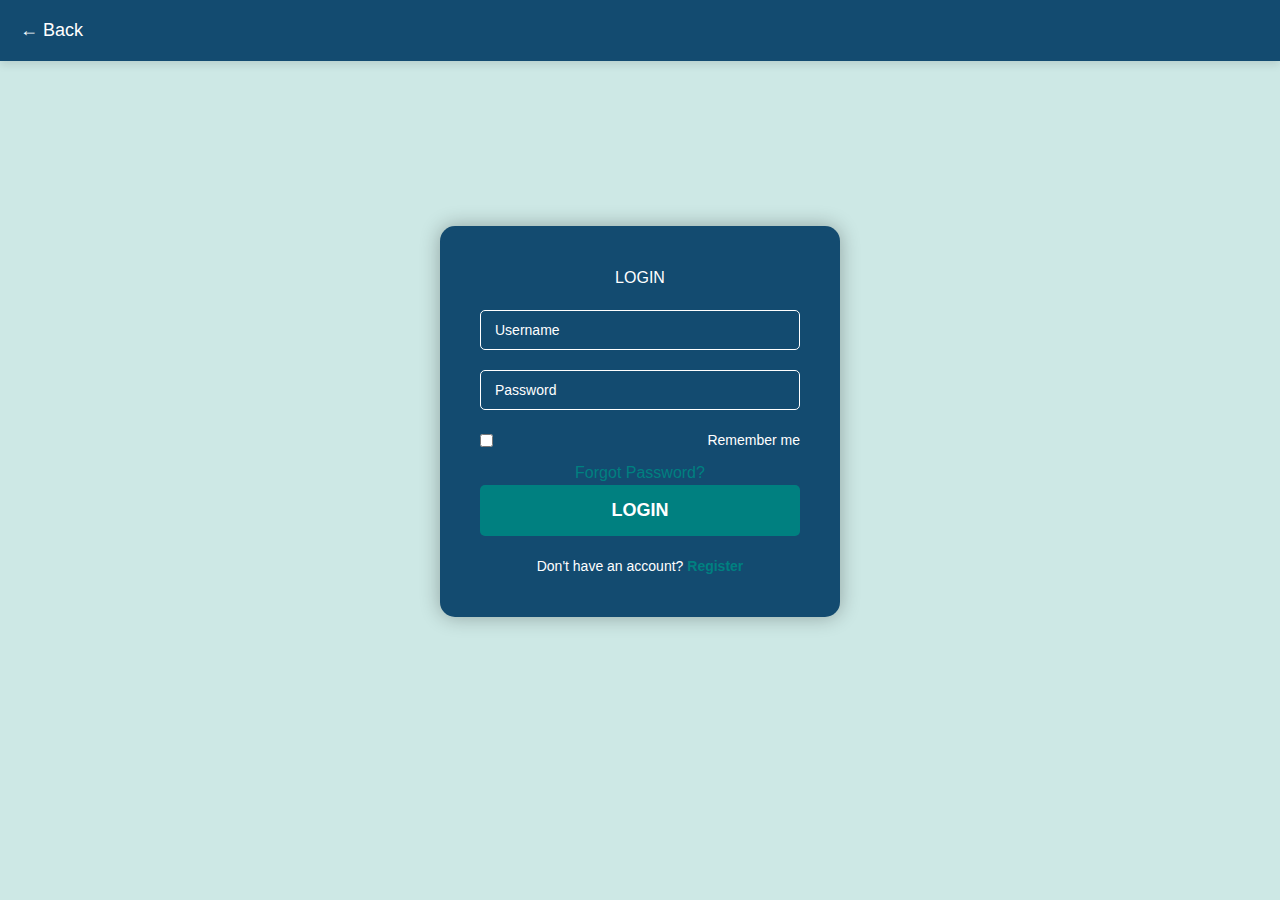
<file: login.html>
<!DOCTYPE html>
<html lang="en">
<head>
    <meta charset="UTF-8">
    <meta name="viewport" content="width=device-width, initial-scale=1.0">
    <title>Login Page</title>
    <link rel="stylesheet" href="./style.css">
</head>
<body>
    <header class="header">
        <button class="back-button" onclick="history.back()">← Back</button>
        <span></span>
    </header>

    <div class="wrapper">
        <div class="login_box">
            <div class="login-header">
                <span>LOGIN</span>

            </div>
            <form>
                <div class="input_box">
                    <input type="text" id="user" class="input-field" required>
                    <label for="user" class="label">Username</label>
                    <i class="bx bx-user icon"></i>
                </div>
                <div class="input_box">
                    <input type="password" id="pass" class="input-field" required>
                    <label for="pass" class="label">Password</label>
                    <i class="bx bx-lock-alt icon"></i>
                </div>
                <div class="remember-forgot">
                    <input type="checkbox" id="remember">
                    <label for="remember">Remember me</label>
                </div>
                <div class="forgot">
                    <a href="#">Forgot Password?</a>
                </div>
                <button class="login-button" onclick="location.href='login.html'">LOGIN</button>
            </form>
            <div class="register">
                <span>Don't have an account? <a href="./sign.html">Register</a></span>
            </div>
        </div>
    </div>
    <script src="./script.js"></script>
</body>
</html>
</file>
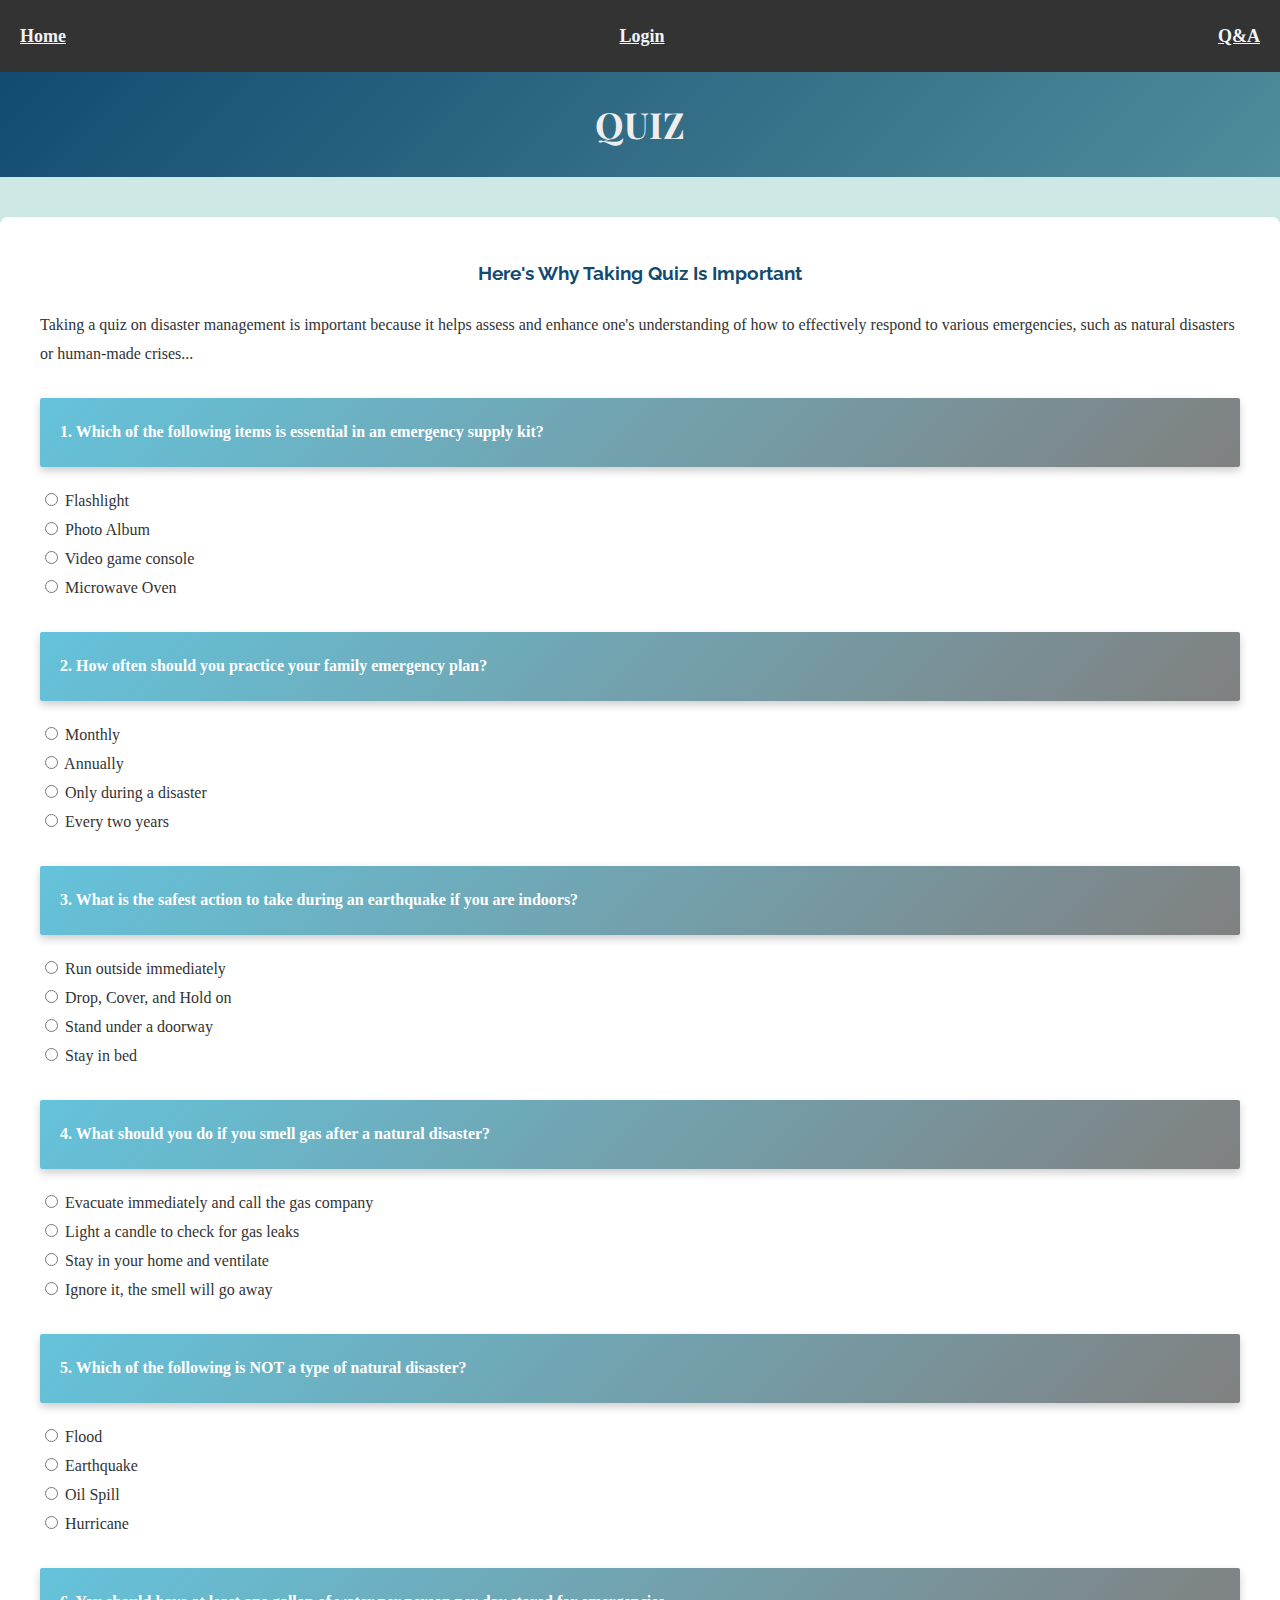
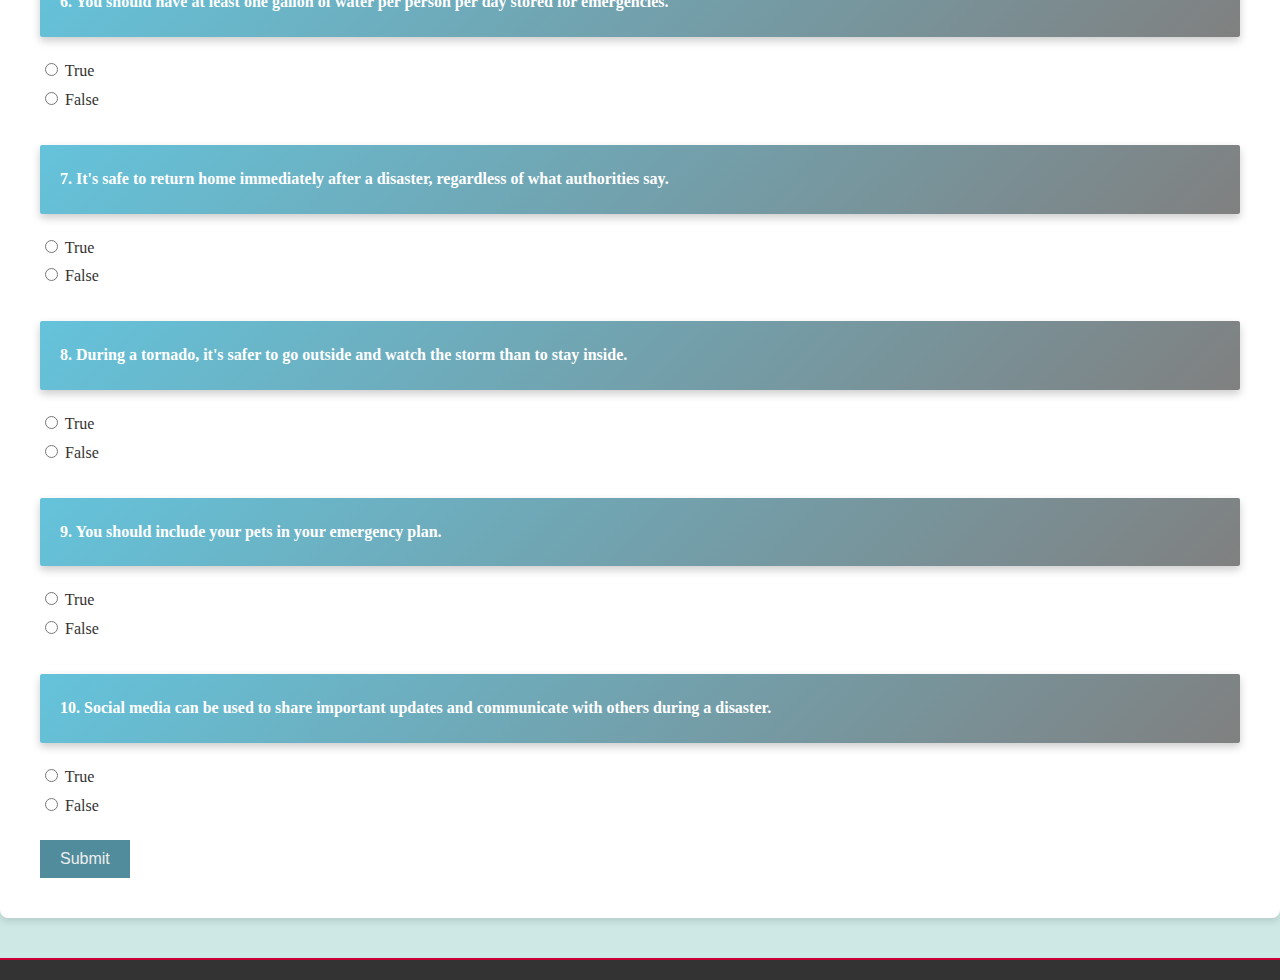
<file: qa.html>
<!DOCTYPE html>
<html lang="en">
<head>
    <meta name="viewport" content="width=device-width, initial-scale=1.0">
    <title>Quiz</title>
    <link rel="stylesheet" href="styleq.css">
    <link rel="preconnect" href="https://fonts.googleapis.com">
    <link rel="preconnect" href="https://fonts.gstatic.com" crossorigin>
    <link href="https://fonts.googleapis.com/css2?family=Lora:ital,wght@0,400..700;1,400..700&family=Montserrat:ital,wght@0,100..900;1,100..900&family=Open+Sans:ital,wght@0,300..800;1,300..800&family=Playfair+Display:ital,wght@0,400..900;1,400..900&family=Raleway:ital,wght@0,100..900;1,100..900&display=swap" rel="stylesheet">
</head>
<body>
    <header>
        <nav>
            <ul class="menu">
                <li><a href="index.html">Home</a></li>
                <li><a href="login.html">Login</a></li>
                <li><a href="qa.html">Q&A</a></li>
            </ul>
            <div class="menu-toggle">
                <span></span>
                <span></span>
                <span></span>
            </div>
        </nav>
    </header>

    <h1 class="quiz-title">QUIZ</h1>
    
    <section class="content">
        <h3>Here's Why Taking Quiz Is Important</h3>
        <p>Taking a quiz on disaster management is important because it helps assess and enhance one's understanding of how to effectively respond to various emergencies, such as natural disasters or human-made crises...</p>
        
        <h4 class="question">1. Which of the following items is essential in an emergency supply kit?</h4>
        <input type="radio" name="q1" id="correct1"> Flashlight<br>
        <input type="radio" name="q1" id="wrong1"> Photo Album<br>
        <input type="radio" name="q1" id="wrong2"> Video game console<br>
        <input type="radio" name="q1" id="wrong3"> Microwave Oven<br>
        
        <h4 class="question">2. How often should you practice your family emergency plan?</h4>
        <input type="radio" name="q2" id="correct2"> Monthly<br>
        <input type="radio" name="q2" id="wrong4"> Annually<br>
        <input type="radio" name="q2" id="wrong5"> Only during a disaster<br>
        <input type="radio" name="q2" id="wrong6"> Every two years<br>
        
        <h4 class="question">3. What is the safest action to take during an earthquake if you are indoors?</h4>
        <input type="radio" name="q3" id="wrong7"> Run outside immediately<br>
        <input type="radio" name="q3" id="correct3"> Drop, Cover, and Hold on <br>
        <input type="radio" name="q3" id="wrong8"> Stand under a doorway<br>
        <input type="radio" name="q3" id="wrong9"> Stay in bed<br>

        <h4 class="question">4. What should you do if you smell gas after a natural disaster?</h4>
        <input type="radio" name="q4" id="correct4"> Evacuate immediately and call the gas company<br>
        <input type="radio" name="q4" id="wrong10"> Light a candle to check for gas leaks<br>
        <input type="radio" name="q4" id="wrong11"> Stay in your home and ventilate<br>
        <input type="radio" name="q4" id="wrong12"> Ignore it, the smell will go away<br>

        <h4 class="question">5. Which of the following is NOT a type of natural disaster?</h4>
        <input type="radio" name="q5" id="wrong14"> Flood<br>
        <input type="radio" name="q5" id="wrong13"> Earthquake<br>
        <input type="radio" name="q5" id="correct5"> Oil Spill<br>
        <input type="radio" name="q5" id="wrong15"> Hurricane<br>

        <h4 class="question">6. You should have at least one gallon of water per person per day stored for emergencies.</h4>
        <input type="radio" name="q6" id="correct6"> True<br>
        <input type="radio" name="q6" id="wrong16"> False<br>
        
        <h4 class="question">7. It's safe to return home immediately after a disaster, regardless of what authorities say.</h4>
        <input type="radio" name="q7" id="wrong17"> True<br>
        <input type="radio" name="q7" id="correct7"> False<br>

        <h4 class="question">8. During a tornado, it's safer to go outside and watch the storm than to stay inside.</h4>
        <input type="radio" name="q8" id="wrong18"> True<br>
        <input type="radio" name="q8" id="correct8"> False<br>

        <h4 class="question">9. You should include your pets in your emergency plan.</h4>
        <input type="radio" name="q9" id="correct9"> True<br>
        <input type="radio" name="q9" id="wrong19"> False<br>

        <h4 class="question">10. Social media can be used to share important updates and communicate with others during a disaster.</h4>
        <input type="radio" name="q10" id="correct10"> True<br>
        <input type="radio" name="q10" id="wrong20"> False<br>
        
        <button id="submitBtn">Submit</button>
    </section>

    <script src="./quiz.js"></script>
    <footer></footer>
</body>
</html>
</file>
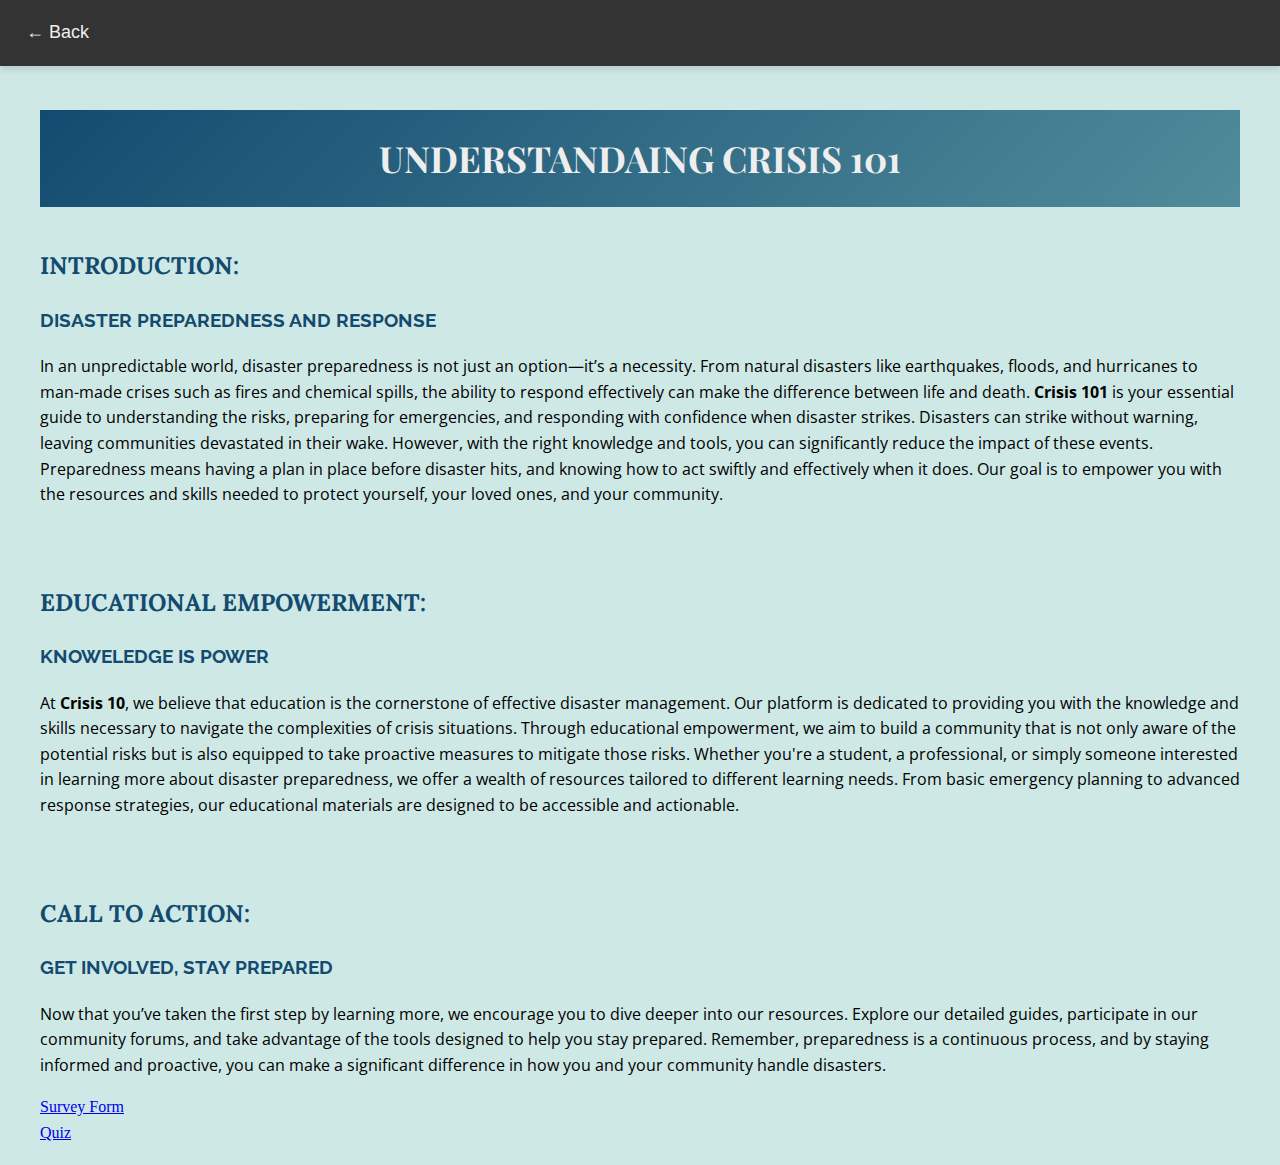
<file: readmore.html>
<!DOCTYPE html>
<html lang="en">
<head>
    <meta charset="UTF-8">
    <meta name="viewport" content="width=device-width, initial-scale=1.0">
    <title>Codefury7-teamphoenixrage</title>
    <link rel="preconnect" href="https://fonts.googleapis.com">
    <link rel="preconnect" href="https://fonts.gstatic.com" crossorigin>
    <link href="https://fonts.googleapis.com/css2?family=Lora:ital,wght@0,400..700;1,400..700&family=Montserrat:ital,wght@0,100..900;1,100..900&family=Open+Sans:ital,wght@0,300..800;1,300..800&family=Playfair+Display:ital,wght@0,400..900;1,400..900&family=Raleway:ital,wght@0,100..900;1,100..900&display=swap" rel="stylesheet">
       
       <style>
       body {
    
    color: #EEEEEE;
    background-color:#CDE8E5;
    margin: 0;
    padding: 0;
    line-height: 1.6;
}
        header {
    background-color: #333333; /* Dark gray for header */
    padding: 20px;
    box-shadow: 0 4px 6px rgba(0, 0, 0, 0.1);
}

.back-button {
    background: transparent;
    border: none;
    font-size: 18px;
    color: var(--secondary-color);
    cursor: pointer;
    transition: color 0.3s ease;
}
.back-button:hover {
    color:red;
}
.container {
    max-width: 1200px;
    margin: 0 auto;
    padding: 20px;
}
#grad{
    color:white;
    background:linear-gradient(135deg,#134B70,#508C9B);
    color: #EEEEEE;
    text-align: center;
    padding: 20px 0;
    font-size: 36px;
    margin-bottom: 40px;
    animation: fadeInDown 1s ease-in-out;
}
h1{
    font-family:"Playfair Display", serif;
}
h2{
        color:#134B70;
        font-family:"Lora", serif;
    }
    h3{
        color: #134B70;
        font-family:"Raleway", sans-serif;
        
    }
    p{
        color: black ;
        font-family: "Open Sans", sans-serif;
    }
    @media(max-width:480px){
    .service, .step , .member, #grad{
        flex: 1 1 100%;
    }
    }

    


    </style>
</head>
<body>
    <header class="header">
        <button class="back-button"  onclick="goBack()">← Back</button>
        <span></span>
    </header>
    

    
        <section id="who-we-are">
            <div class="container">
                <section>
                <h1 id="grad">UNDERSTANDAING CRISIS 101</h1>
                <h2>INTRODUCTION:</h2>
                <h3>DISASTER PREPAREDNESS AND RESPONSE</h3>
                <p>In an unpredictable world, disaster preparedness is not just an option—it’s a necessity. From natural disasters like earthquakes, floods, and hurricanes to man-made crises such as fires and chemical spills, the ability to respond effectively can make the difference between life and death.<b> Crisis 101 </b>is your essential guide to understanding the risks, preparing for emergencies, and responding with confidence when disaster strikes.

                    Disasters can strike without warning, leaving communities devastated in their wake. However, with the right knowledge and tools, you can significantly reduce the impact of these events. Preparedness means having a plan in place before disaster hits, and knowing how to act swiftly and effectively when it does. Our goal is to empower you with the resources and skills needed to protect yourself, your loved ones, and your community.
                    </p>
                 </div>
                 </section>

                 

                 <section id="who-we-are1">
                    <div class="container">
                        <section>
                        <h2>EDUCATIONAL EMPOWERMENT:</h2>
                        <h3>KNOWELEDGE IS POWER</h3>
                        <p>At <b>Crisis 10</b>, we believe that education is the cornerstone of effective disaster management. Our platform is dedicated to providing you with the knowledge and skills necessary to navigate the complexities of crisis situations. Through educational empowerment, we aim to build a community that is not only aware of the potential risks but is also equipped to take proactive measures to mitigate those risks.

                            Whether you're a student, a professional, or simply someone interested in learning more about disaster preparedness, we offer a wealth of resources tailored to different learning needs. From basic emergency planning to advanced response strategies, our educational materials are designed to be accessible and actionable.
                            </p>
                         </div>
                         </section>


        <section id="who-we-are">
                            <div class="container">
                                <section>
                                <h2>CALL TO ACTION:</h2>
                                <h3>GET INVOLVED, STAY PREPARED</h3>
                                
                                <P>Now that you’ve taken the first step by learning more, we encourage you to dive deeper into our resources. Explore our detailed guides, participate in our community forums, and take advantage of the tools designed to help you stay prepared.

                                    Remember, preparedness is a continuous process, and by staying informed and proactive, you can make a significant difference in how you and your community handle disasters.</P>
                                    
                                      <a href="./about.html">Survey Form</a><br/>
                                      <a href="qa.html">Quiz</a>

                                
                                 </div>
        


        
    </section>
    <script>
        function goBack() {
            window.history.back();
        }
    </script>
</body>
</html>
</file>
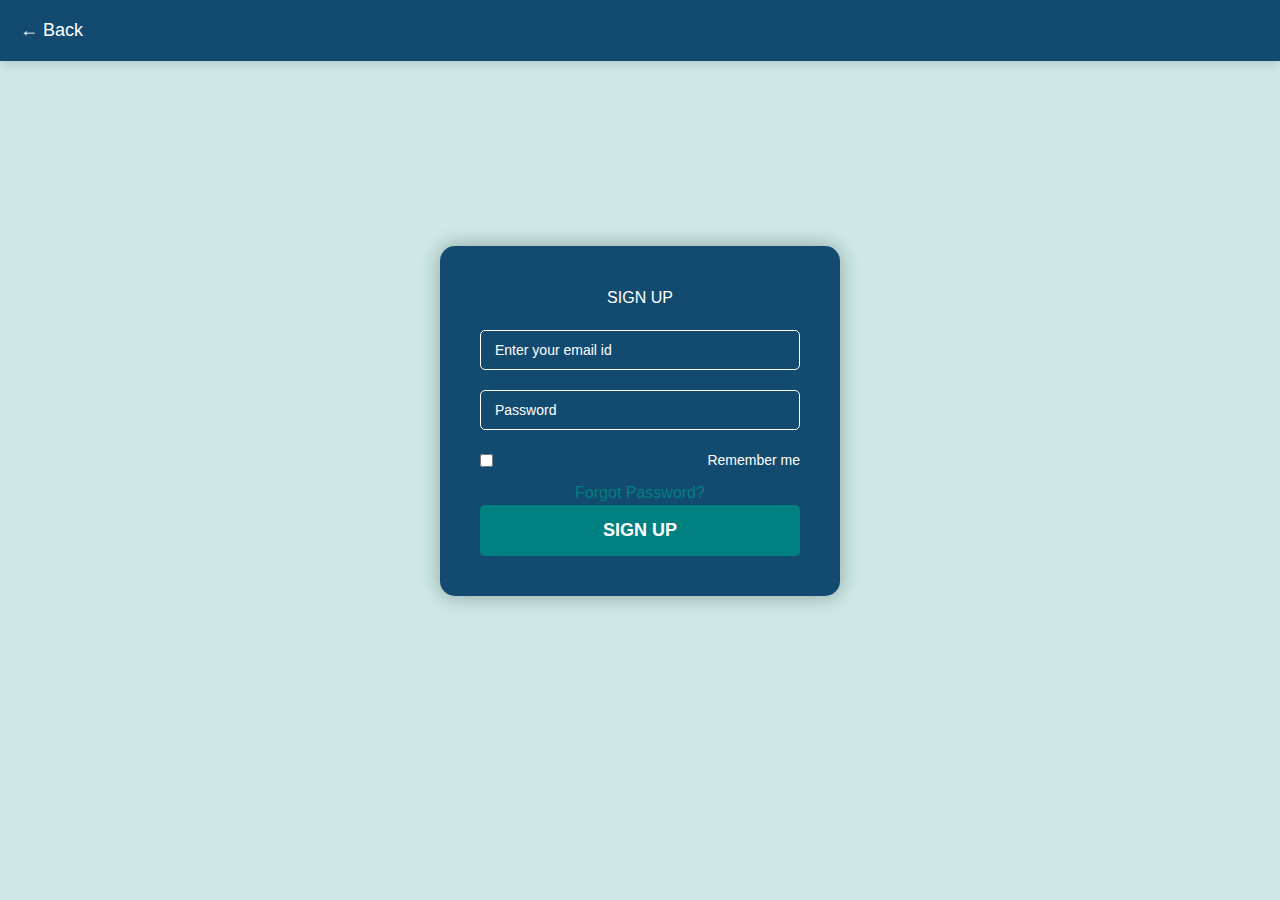
<file: sign.html>
<!DOCTYPE html>
<html lang="en">
    <head>
        <meta charset="UTF-8">
        <meta name="viewport" content="width=device-width,initial-scale=1.0">
        <title>Sign Up page</title>
        <link rel="stylesheet"
        href="./style.css"/>
        </head>
        
    
    

    <body>
       <header class="header">
        <button class="back-button" onclick="history.back()">← Back</button>
        <span></span>
    </header>

        <div class="wrapper">
            <div class="login_box">
                <div class="login-header">
                    <span>SIGN UP</span>

                </div>
                <form>
                    <div class="input_box">
                        <input type="text" id="user" class="input-field" required>
                        <label for="user" class="label">Enter your email id</label>
                        <i class="bx bx-user icon"></i>


                    </div>
                    <div class="input_box">
                        <input type="password" id="user" class="input-field" required>
                        <label for="pass" class="label">Password</label>
                        <i class="bx bx-lock-alt icon"></i>
                    </div>
                    <div class="remember-forgot">
                        <input type="checkbox" id="remember">
                        <label for="remember">Remember me</label>
                    </div>
                    <div class="forgot">
                        <a href="#">Forgot Password?</a>
                    </div>
                    
                    



    <button class="login-button" onclick="location.href='login.html'">SIGN UP</button>
</div>
</form>


        </div>
        <script src="./script.js"></script>

    </body>
</html>
</file>
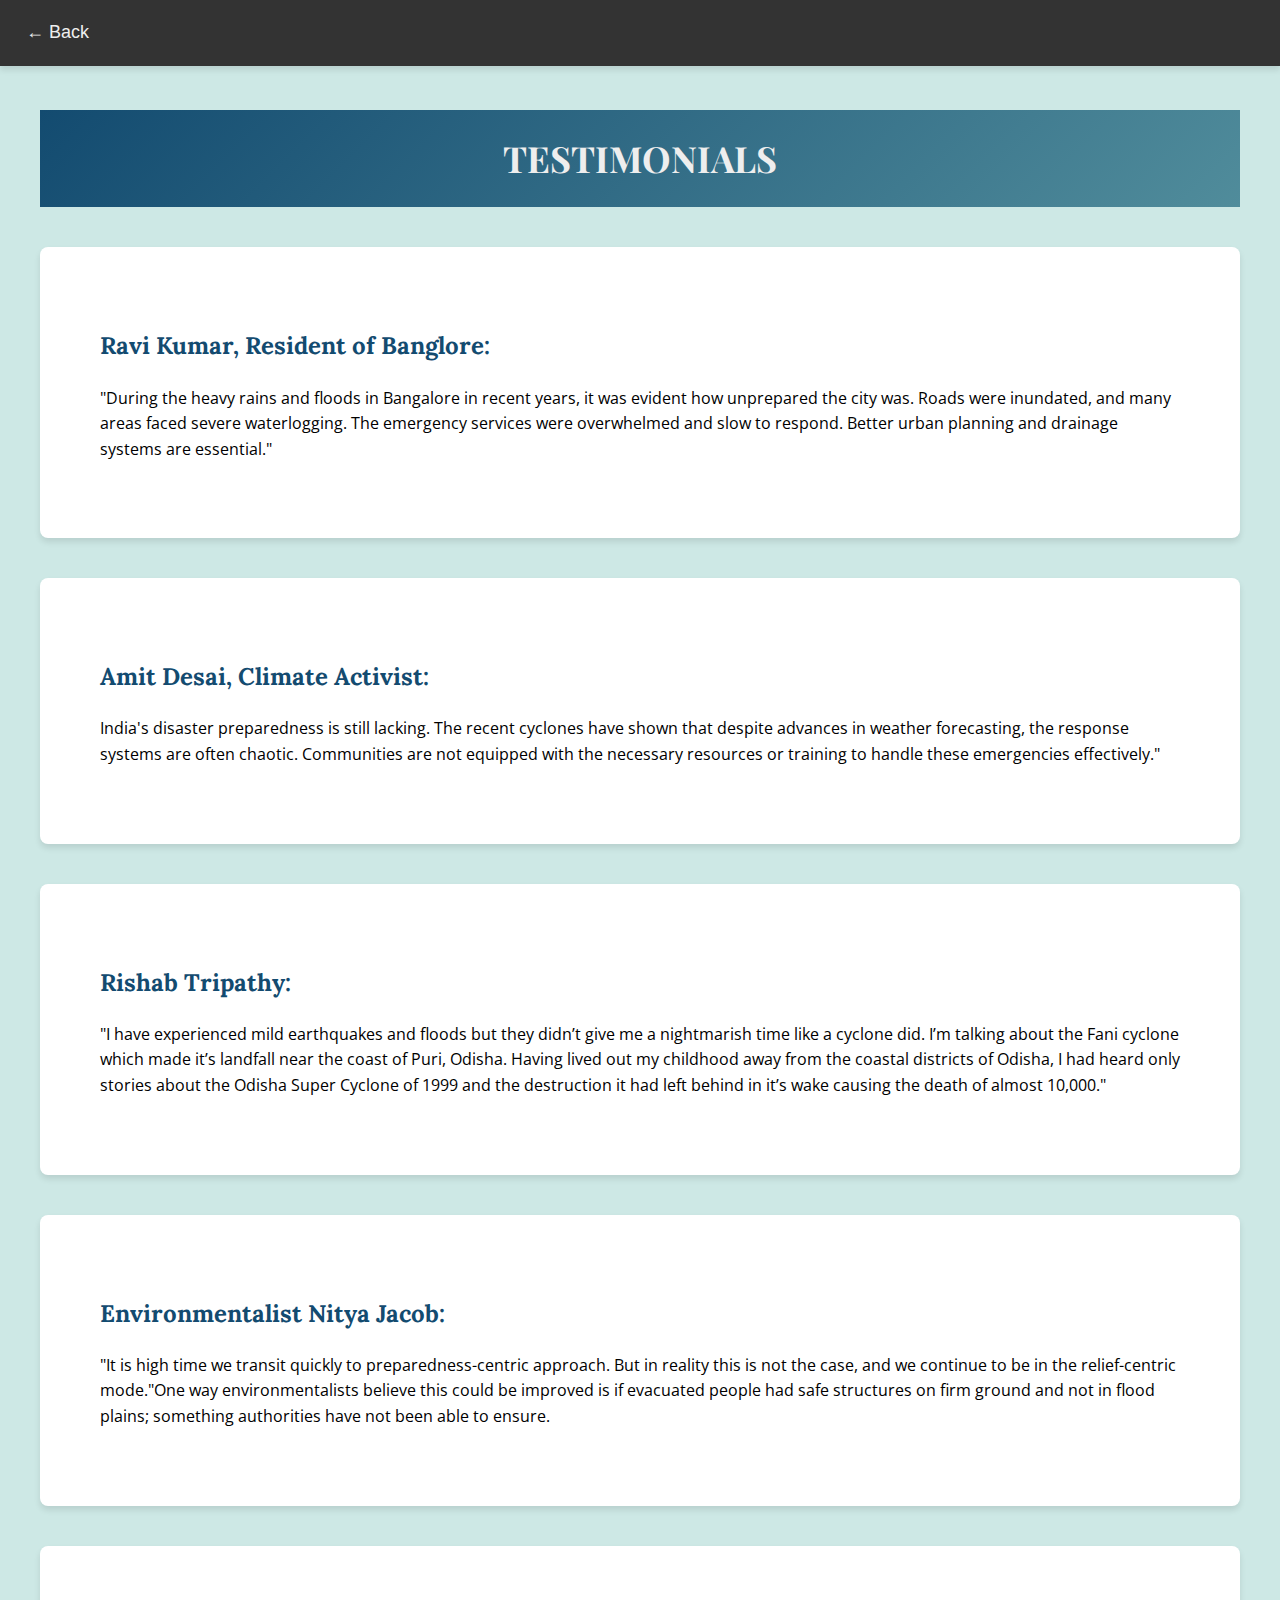
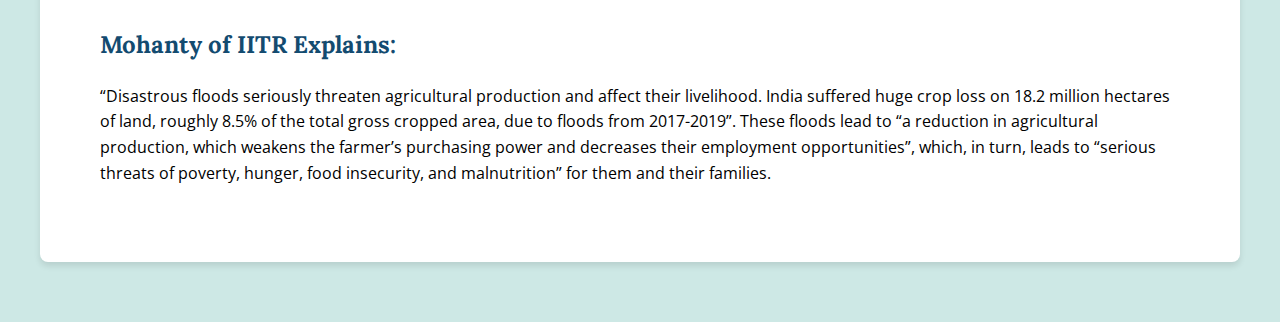
<file: test.html>
<!DOCTYPE html>
<html lang="en">
<head>
    <meta charset="UTF-8">
    <meta name="viewport" content="width=device-width, initial-scale=1.0">
    <title>Codefury7-teamphoenixrage</title>
    <link rel="preconnect" href="https://fonts.googleapis.com">
    <link rel="preconnect" href="https://fonts.gstatic.com" crossorigin>
    <link href="https://fonts.googleapis.com/css2?family=Lora:ital,wght@0,400..700;1,400..700&family=Montserrat:ital,wght@0,100..900;1,100..900&family=Open+Sans:ital,wght@0,300..800;1,300..800&family=Playfair+Display:ital,wght@0,400..900;1,400..900&family=Raleway:ital,wght@0,100..900;1,100..900&display=swap" rel="stylesheet">
       
       <style>
          body {
    
    color: #EEEEEE;
    background-color:#CDE8E5;
    margin: 0;
    padding: 0;
    line-height: 1.6;
}
header {
    background-color: #333333; /* Dark gray for header */
    padding: 20px;
    box-shadow: 0 4px 6px rgba(0, 0, 0, 0.1);
}
.back-button {
    background: transparent;
    border: none;
    font-size: 18px;
    color: var(--secondary-color);
    cursor: pointer;
    transition: color 0.3s ease;
}
.back-button:hover {
    color:red;
}
h1{
    font-family:"Playfair Display", serif;
    color: #134B70;
}
h2{
        color:#134B70;
        font-family:"Lora", serif;
    }
    h3{
        color: #134B70;
        font-family:"Raleway", sans-serif;
        
    }
    p{
        color: black ;
        font-family: "Open Sans", sans-serif;
    }
    .container {
    max-width: 1200px;
    margin: 0 auto;
    padding: 20px;
}
#grad{
    color:white;
    background:linear-gradient(135deg,#134B70,#508C9B);
    color: #EEEEEE;
    text-align: center;
    padding: 20px 0;
    font-size: 36px;
    margin-bottom: 40px;
    animation: fadeInDown 1s ease-in-out;
}

.content {
    padding: 40px;
    background-color: white;
    margin-bottom: 40px;
    border-radius: 8px;
    box-shadow: 0 4px 6px rgba(0, 0, 0, 0.1);
    animation: fadeInUp 1s ease-in-out;
}
@media(max-width:480px){
    .service, .container ,  #grad, .back-button, .content{
        flex: 1 1 100%;
    }
}

    


       </style>
       </head>
       <body>
        <header class="header">
            <button class="back-button"  onclick="goBack()">← Back</button>
            <span></span>
        </header>
        <div class="container">
            <h1 id="grad">TESTIMONIALS</h1>
            <section class="content">
                <div class="container">
                <h2>Ravi Kumar, Resident of Banglore:</h2>
                <p>"During the heavy rains and floods in Bangalore in recent years, it was evident how unprepared the city was. Roads were inundated, and many areas faced severe waterlogging. The emergency services were overwhelmed and slow to respond. Better urban planning and drainage systems are essential."</p>
                </div>

            </section>
            <section class="content">
                <div class="container">
                    <h2>Amit Desai, Climate Activist:
                    </h2>
                    <p>India's disaster preparedness is still lacking. The recent cyclones have shown that despite advances in weather forecasting, the response systems are often chaotic. Communities are not equipped with the necessary resources or training to handle these emergencies effectively."</p>
                    
                </div>
            </section>
            <section class="content">
                <div class="container">
                    <h2>Rishab Tripathy:</h2>
                    <p>"I have experienced mild earthquakes and floods but they didn’t give me a nightmarish time like a cyclone did. I’m talking about the Fani cyclone which made it’s landfall near the coast of Puri, Odisha.

                        Having lived out my childhood away from the coastal districts of Odisha, I had heard only stories about the Odisha Super Cyclone of 1999 and the destruction it had left behind in it’s wake causing the death of almost 10,000."
                        </p>
                    
                </div>
            </section>
            <section class="content">
                <div class="container">
                    <h2>Environmentalist Nitya Jacob:</h2>
                    <P>"It is high time we transit quickly to preparedness-centric approach. But in reality this is not the case, and we continue to be in the relief-centric mode."One way environmentalists believe this could be improved is if evacuated people had safe structures on firm ground and not in flood plains; something authorities have not been able to ensure.</P>
                </div>
            </section>
            <section class="content">
                <div class="container">
                    <h2>Mohanty of IITR Explains:</h2>
                    <p>“Disastrous floods seriously threaten agricultural production and affect their livelihood. India suffered huge crop loss on 18.2 million hectares of land, roughly 8.5% of the total gross cropped area, due to floods from 2017-2019”.  These floods lead to “a reduction in agricultural production, which weakens the farmer’s purchasing power and decreases their employment opportunities”, which, in turn, leads to “serious threats of poverty, hunger, food insecurity, and malnutrition” for them and their families.</p>
                </div>
            </section>
            </div>
            <script>
                function goBack() {
                    window.history.back();
                }
            </script>
            </body>
            </html>
</file>
<file: sytleo.css>
/* General Styles */
body {
    
    color: #EEEEEE;
    background-color:#CDE8E5;
    margin: 0;
    padding: 0;
    line-height: 1.6;
}

h1{
    font-family:"Playfair Display", serif;
}
h2{
        
        font-family:"Lora", serif;
    }
    h3{
        
        font-family:"Raleway", sans-serif;
    }
    p{
        font-family: "Open Sans ",serif;
    }

.container {
    max-width: 1200px;
    margin: 0 auto;
    padding: 20px;
}

h1, h2, h3 {
    margin: 0 0 15px 0;
}

a {
    color: #EEEEEE;
    text-decoration: none;
}

h2{
    color: #134B70;
}
p{
    color:#333333;
}
h3{
    color:#134B70;
}
/* Header Styles */
header {
    background-color: #333333; /* Dark gray for header */
    padding: 20px;
    box-shadow: 0 4px 6px rgba(0, 0, 0, 0.1);
}

nav ul {
    list-style: none;
    padding: 0;
    margin: 0;
    display: flex;
    justify-content: space-between;
    align-items: center;
}

nav ul li {
    display: inline;
    margin-right: 20px;
    width: 100%;
}

nav ul li:last-child {
    margin-right: 0;
}

nav ul li a {
    color: #f0f4f8; /* Aqua white */
    font-weight: bold;
    font-size: 18px;
    transition: color 0.3s ease;
}

nav ul li a:hover {
    color: #C80036; /* Red on hover */
}

/* Section Styles */
section {
    padding: 60px 0;
}

#intro {
    background-color: #134B70;
    text-align: center;
    padding: 100px 0;
    color: #EEEEEE;
    position: relative;
    overflow:auto;
}

#intro h1 {
    font-size: 48px;
    margin-bottom: 20px;
    position: relative;
    z-index: 1;
    animation: fadeInUp 1.5s ease-out;
}

#intro button {
    background-color: #508C9B;
    color: #EEEEEE;
    padding: 10px 20px;
    border: none;
    cursor: pointer;
    font-size: 16px;
    transition: background-color 0.3s ease;
    z-index: 1;
    position: relative;
}
.service h3{
    color: whitesmoke;
}

.team-members h3{
    color:whitesmoke;
}
.member p{
    color:white;
}
.service p{
    color:whitesmoke;
}

#who-we-are button{
    background-color: #508C9B;
    color: #EEEEEE;
    padding: 10px 20px;
    border: none;
    cursor: pointer;
    font-size: 16px;
    transition: background-color 0.3s ease;
    z-index: 1;
    position: relative;

}

#what-we-do button{
    background-color:lightslategray;
     color: #EEEEEE;
    padding: 10px 20px;
    border: none;
    cursor: pointer;
    font-size: 16px;
    transition: background-color 0.3s ease;
    z-index: 1;
    position: relative;

}
#our-team button{
    background-color:lightslategray;
     color: #EEEEEE;
    padding: 10px 20px;
    border: none;
    cursor: pointer;
    font-size: 16px;
    transition: background-color 0.3s ease;
    z-index: 1;
    position: relative;

}

#testimonials button{
    background-color:lightslategray;
     color: #EEEEEE;
    padding: 10px 20px;
    border: none;
    cursor: pointer;
    font-size: 16px;
    transition: background-color 0.3s ease;
    z-index: 1;
    position: relative;

}

#testimonials button:hover{
    background-color: red ;
}

#what-we-do button:hover{
    background-color: red;
}
#who-we-are button:hover{
    background-color: red;
}
#our-team button:hover{
    background-color: red;
}

#intro button:hover {
    background-color: red;
}

/* Animated Grid and Cards */
.animated-grid {
    display: grid;
    grid-template-columns: repeat(auto-fit, minmax(250px, 1fr));
    gap: 20px;
    margin-top: 40px;
    animation: fadeIn 1.5s ease-in;
}

.grid-item {
    background-color: #134B70; /* Dark blue */
    padding: 20px;
    text-align: center;
    transition: transform 0.3s ease, box-shadow 0.3s ease, background-color 0.3s ease;
    box-shadow: 0 4px 6px rgba(0, 0, 0, 0.2);
    border-radius: 8px;
    position: relative;
    overflow: hidden;
}

.grid-item:hover {
    transform: translateY(-10px);
    box-shadow: 0 8px 16px rgba(0, 0, 0, 0.3);
    background-color: #333333; /* Switch to dark gray on hover */
}



.grid-item img {
    width: 100%;
    height: auto;
    margin-bottom: 15px;
    border-radius: 8px;
}

.grid-item:before {
    content: '';
    position: absolute;
    top: -50%;
    left: -50%;
    width: 200%;
    height: 200%;
    background: linear-gradient(45deg, transparent, #C80036, #333333, #508C9B);
    transition: 0.3s;
    transform: rotate(45deg);
    filter: blur(20px);
}
#grad{
    color:white;
    background:linear-gradient(135deg,#134B70,#508C9B);
    color: #EEEEEE;
    text-align: center;
    padding: 20px 0;
    font-size: 36px;
    margin-bottom: 40px;
    animation: fadeInDown 1s ease-in-out;
}
.grid-item:hover:before {
    filter: blur(30px);
    top: 0;
    left: 0;
    width: 100%;
    height: 100%;
}

/* Services and Team Styles */
.services, .team-members {
    display: grid;
    grid-template-columns: repeat(3, 1fr);
    gap: 20px;
}

.service, .member {
    background:linear-gradient(135deg,#134B70,#508C9B);
    padding: 20px;
    text-align: center;
    transition: transform 0.3s ease, box-shadow 0.3s ease, background-color 0.3s ease;
}

.service:hover, .member:hover {
    transform: translateY(-10px);
    background:linear-gradient(134deg,#7D7C7C,#333333);
}

.member img {
    width: 100%;
    height: auto;
    border-radius: 50%;
    margin-bottom: 15px;
}

/* Footer Styles */
footer {
    background-color: #1A1A1D; /* Darker gray for footer */
    color: #EEEEEE;
    padding: 40px 0;
    text-align: center;
    border-top: 2px solid #C80036; /* Red border at the top */
}

footer a {
    color: #508C9B;
    margin: 0 10px;
    transition: color 0.3s ease;
}

footer a:hover {
    color: #C80036; /* Red on hover */
}

/* Animation Styles */
@keyframes fadeIn {
    from {
        opacity: 0;
    }
    to {
        opacity: 1;
    }
}

@keyframes fadeInUp {
    from {
        opacity: 0;
        transform: translateY(30px);
    }
    to {
        opacity: 1;
        transform: translateY(0);
    }
}

section {
    animation: fadeIn 1s ease-in;
}

@media(max-width:480px){
    .service, .step , .member, .testimonal{
        flex: 1 1 100%;
    }
}
</file>
<file: stylea.css>
/* General Styles */
body {
    margin: 0;
    padding: 0;
    background-color: #CDE8E5;
    color: #333333;
    font-family: "Open Sans", serif;
    display: flex;
    flex-direction: column;
    align-items: center;
}

header {
    width: 100%;
    background-color: #333333;
    padding: 20px;
    box-shadow: 0 4px 6px rgba(0, 0, 0, 0.1);
}

.menu {
    list-style: none;
    padding: 0;
    margin: 0;
    display: flex;
    justify-content:space-around;
    align-items: center;
}

.menu li {
    margin-right: 20px;
}

.menu li:last-child {
    margin-right: 0;
}

.menu li a {
    color: #f0f4f8;
    font-weight: bold;
    font-size: 18px;
    transition: color 0.3s ease;
    text-decoration: none;
}

.menu li a:hover {
    color: #C80036;
}

.content {
    width: 100%;
    max-width: 800px;
    padding: 40px;
    background-color: white;
    margin-top: 20px;
    margin-bottom: 40px;
    border-radius: 8px;
    box-shadow: 0 4px 6px rgba(0, 0, 0, 0.1);
    animation: fadeInUp 1s ease-in-out;
}

.quiz-title {
    background: linear-gradient(135deg, #134B70, #508C9B);
    color: #EEEEEE;
    text-align: center;
    padding: 20px 0;
    font-size: 36px;
    margin-bottom: 40px;
    animation: fadeInDown 1s ease-in-out;
    font-family: "Playfair Display", serif;
}

fieldset {
    border: 2px solid #134B70;
    padding: 20px;
    margin-bottom: 20px;
    border-radius: 8px;
}

legend {
    font-weight: bold;
    color: #134B70;
    padding: 0 10px;
    font-family: "Lora", serif;
    font-size: 18px;
}

label {
    display: block;
    margin-bottom: 5px;
    font-weight: bold;
    font-family: "Raleway", sans-serif;
}

input[type="text"],
input[type="email"],
textarea,
select {
    width: 100%;
    padding: 10px;
    margin-bottom: 10px;
    box-sizing: border-box;
    border: 1px solid #ccc;
    border-radius: 4px;
    background-color: #f9f9f9;
    font-size: 16px;
}

input[type="checkbox"] {
    margin-right: 10px;
}

input[type="submit"] {
    padding: 10px 20px;
    background-color: #508C9B;
    color: #fff;
    border: none;
    border-radius: 5px;
    cursor: pointer;
    font-size: 16px;
    transition: background-color 0.3s ease;
    margin-top: 20px;
    width: 100%;
}

input[type="submit"]:hover {
    background-color: #C80036;
}

footer {
    width: 100%;
    background-color: #333333;
    color: #EEEEEE;
    padding: 10px 0;
    text-align: center;
    border-top: 2px solid #C80036;
    margin-top: 10px;
}

/* Responsive Styles */
@media (max-width: 768px) {
    .content {
        padding: 20px;
    }

    .quiz-title {
        font-size: 28px;
        padding: 15px 0;
    }

    input[type="submit"] {
        padding: 10px;
    }
}

/* Animations */
@keyframes fadeInDown {
    from {
        opacity: 0;
        transform: translateY(-30px);
    }
    to {
        opacity: 1;
        transform: translateY(0);
    }
}

@keyframes fadeInUp {
    from {
        opacity: 0;
        transform: translateY(30px);
    }
    to {
        opacity: 1;
        transform: translateY(0);
    }
}
</file>
<file: style.css>
* {
    margin: 0;
    padding: 0;
    box-sizing: border-box;
    font-family: "Roboto", sans-serif;
    font-weight: 400;
}

:root {
    --primary-color: #134B70;
    --secondary-color: #ffffff;
    --accent-color: #008080; /* Teal accent */
    --background-color:#CDE8E5;
    --button-hover-color: #007080;
    --glow-color: rgba(19, 75, 112, 0.8); /* Teal glow */
}

body {
    background: var(--background-color);
    background-size: cover;
    color: var(--primary-color);
    font-size: 16px;
    line-height: 1.5;
    overflow: hidden;
    animation: subtleGradient 20s ease infinite;
}

@keyframes subtleGradient {
    0% {
        background-position: 0% 50%;
        filter: brightness(1);
    }
    50% {
        background-position: 100% 50%;
        filter: brightness(1.2);
    }
    100% {
        background-position: 0% 50%;
        filter: brightness(1);
    }
}

a {
    text-decoration: none;
    color: var(--accent-color);
}

a:hover {
    text-decoration: underline;
}

.header {
    background-color: var(--primary-color);
    padding: 20px;
    display: flex;
    align-items: center;
    justify-content: space-between;
    box-shadow: 0 4px 8px rgba(0, 0, 0, 0.1);
    color: var(--secondary-color);
    animation: fadeInDown 0.5s ease-out;
}

.back-button {
    background: transparent;
    border: none;
    font-size: 18px;
    color: var(--secondary-color);
    cursor: pointer;
    transition: color 0.3s ease;
}

.back-button:hover {
    color: var(--button-hover-color);
}

.wrapper {
    width: 100%;
    display: flex;
    justify-content: center;
    align-items: center;
    min-height: 80vh;
    padding: 20px;
}

.login_box {
    width: 100%;
    max-width: 400px;
    padding: 40px;
    border-radius: 15px;
    background: var(--primary-color);
    box-shadow: 0px 0px 20px rgba(0, 0, 0, 0.3);
    text-align: center;
    color: var(--secondary-color);
    animation: fadeInUp 0.3s ease-out;
}

@keyframes fadeInUp {
    from {
        opacity: 0;
        transform: translateY(20px);
    }
    to {
        opacity: 1;
        transform: translateY(0);
    }
}

@keyframes fadeInDown {
    from {
        opacity: 0;
        transform: translateY(-20px);
    }
    to {
        opacity: 1;
        transform: translateY(0);
    }
}

.input_box {
    position: relative;
    margin: 20px 0;
}

.input-field {
    width: 100%;
    height: 40px;
    padding: 10px 15px;
    font-size: 16px;
    border: 1px solid var(--secondary-color);
    border-radius: 5px;
    background: var(--primary-color);
    color: var(--secondary-color);
    outline: none;
    transition: all 0.3s ease;
}

.input-field:focus {
    border-color: var(--accent-color);
    background-color: rgba(0, 0, 0, 0.3);
}

.label {
    position: absolute;
    top: 10px;
    left: 15px;
    font-size: 14px;
    color: var(--secondary-color);
    pointer-events: none;
    transition: all 0.3s ease;
}

.input-field:focus~.label,
.input-field:valid~.label {
    top: -10px;
    left: 10px;
    background: var(--primary-color);
    padding: 0 5px;
    font-size: 12px;
}

.icon {
    position: absolute;
    top: 50%;
    right: 15px;
    transform: translateY(-50%);
    color: var(--secondary-color);
}

.remember-forgot {
    display: flex;
    justify-content: space-between;
    margin: 10px 0;
    font-size: 14px;
}

.login-button {
    width: 100%;
    padding: 15px 20px;
    font-size: 18px;
    font-weight: bold;
    border: none;
    border-radius: 5px;
    cursor: pointer;
    background: var(--accent-color);
    color: var(--secondary-color);
    transition: background 0.3s ease, transform 0.3s ease;
    position: relative;
    z-index: 0;
    overflow: hidden;
}

.login-button::before {
    content: '';
    position: absolute;
    top: 50%;
    left: 50%;
    width: 300%;
    height: 300%;
    background: var(--glow-color);
    opacity: 0;
    transition: all 0.6s ease;
    transform: translate(-50%, -50%) scale(0.1);
    border-radius: 50%;
    z-index: -1;
}

.login-button:hover::before {
    opacity: 1;
    transform: translate(-50%, -50%) scale(1);
}

.login-button:hover {
    transform: scale(1.05);
    background:red;
    box-shadow: 0 0 20px var(--glow-color), 0 0 40px var(--glow-color), 0 0 60px var(--glow-color);
}

.register {
    margin-top: 20px;
    font-size: 14px;
}

.register a {
    font-weight: bold;
    color: var(--accent-color);
    
}

@media (max-width: 768px) {
    .login_box {
        padding: 30px;
    }
}
</file>
<file: styleq.css>
body {
    
    color: #333333;
    background-color:#CDE8E5;
    margin: 0;
    padding: 0;
    line-height: 1.8;
}

h1, h2, h3 {
    margin: 0 0 15px 0;
}

/* Header Styles */
header {
    background-color:#333333;
    padding: 20px;
    box-shadow: 0 4px 6px rgba(0, 0, 0, 0.1);
}

.menu {
    list-style: none;
    padding: 0;
    margin: 0;
    display: flex;
    justify-content: space-between;
    align-items: center;
}

.menu li {
    display: inline;
    margin-right: 20px;
}

.menu li:last-child {
    margin-right: 0;
}

.menu li a {
    color: #f0f4f8;
    font-weight: bold;
    font-size: 18px;
    transition: color 0.3s ease;
}

.menu li a:hover {
    color: #C80036;
}

.menu-toggle {
    display: none;
    flex-direction: column;
    cursor: pointer;
}

.menu-toggle span {
    background-color: #f0f4f8;
    height: 2px;
    margin: 4px;
    width: 25px;
}

/* Quiz Title Styles */
.quiz-title {
    background:linear-gradient(135deg,#134B70,#508C9B);
    color: #EEEEEE;
    text-align: center;
    padding: 20px 0;
    font-size: 36px;
    margin-bottom: 40px;
    animation: fadeInDown 1s ease-in-out;
}
h1{
    font-family:"Playfair Display", serif;
}
h2{
        
        font-family:"Lora", serif;
    }
    h3{
        
        font-family:"Raleway", sans-serif;
    }
    p{
        font-family: "Open Sans ",serif;}

/* Content Section Styles */
.content {
    padding: 40px;
    background-color: white;
    margin-bottom: 40px;
    border-radius: 8px;
    box-shadow: 0 4px 6px rgba(0, 0, 0, 0.1);
    animation: fadeInUp 1s ease-in-out;
}

/* Question Styles */
.question {
    background: linear-gradient(135deg, #64c3db,grey); /* Attractive gradient */
    padding: 20px;
    border-radius: 2px;
    margin-bottom: 20px;
    transition: transform 0.3s ease, box-shadow 0.3s ease;
    box-shadow: 0 4px 8px rgba(0, 0, 0, 0.2);
}

.question:hover {
    transform: scale(1.05);
    box-shadow: 0 6px 12px rgba(0, 0, 0, 0.3);
}

.question input[type="radio"] {
    margin-right: 10px;
}

/* Content Headings */
.content h3 {
    color: #134B70;
    margin-bottom: 20px;
    text-align: center;
}

.content p {
    color: #333333;
    margin-bottom: 20px;
}

.content h4 {
    color:white;
    margin-top: 30px;
}

/* Button Styles */
button {
    background-color: #508C9B;
    color: #EEEEEE;
    padding: 10px 20px;
    border: none;
    cursor: pointer;
    font-size: 16px;
    transition: background-color 0.3s ease;
    margin-top: 20px;
    display: block;
    margin-right: 10px;
}

button:hover {
    background-color: red;
}

/* Footer Styles */
footer {
    background-color: #333333; /* Darker gray for footer */
    color: #EEEEEE;
    padding: 10px 0;
    text-align: center;
    border-top: 2px solid #C80036; /* Red border at the top */
    margin-top: 10px;
}

/* Responsive Styles */
@media (max-width: 768px) {
    .content {
        padding: 20px;
    }

    .quiz-title {
        font-size: 28px;
        padding: 15px 0;
    }

    button {
        width: 100%;
    }

    .menu {
        display: none;
        flex-direction: column;
        background-color: gray;
    }

    .menu-toggle {
        display: flex;
    }

    .menu-toggle.active + .menu {
        display: flex;
    }
}

/* Animations */
@keyframes fadeInDown {
    from {
        opacity: 0;
        transform: translateY(-30px);
    }
    to {
        opacity: 1;
        transform: translateY(0);
    }
}

@keyframes fadeInUp {
    from {
        opacity: 0;
        transform: translateY(30px);
    }
    to {
        opacity: 1;
        transform: translateY(0);
    }
}
</file>
